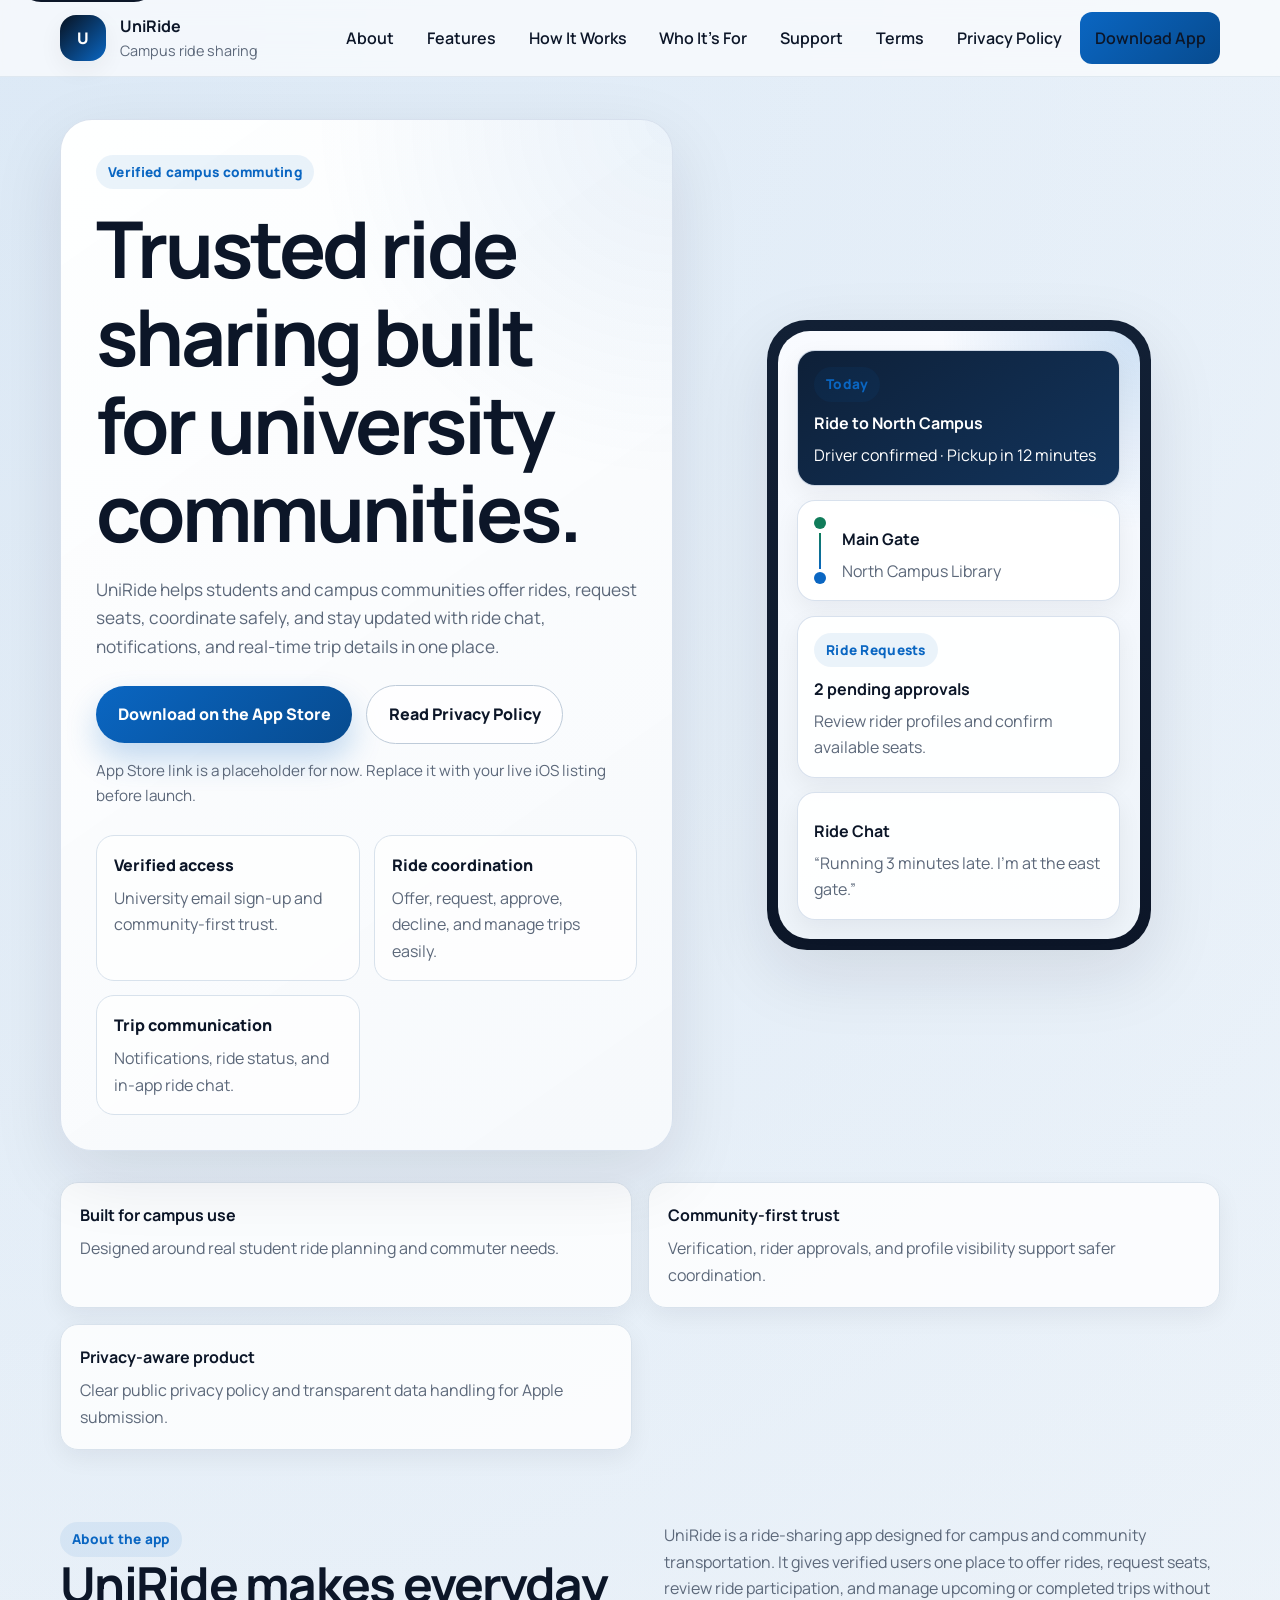
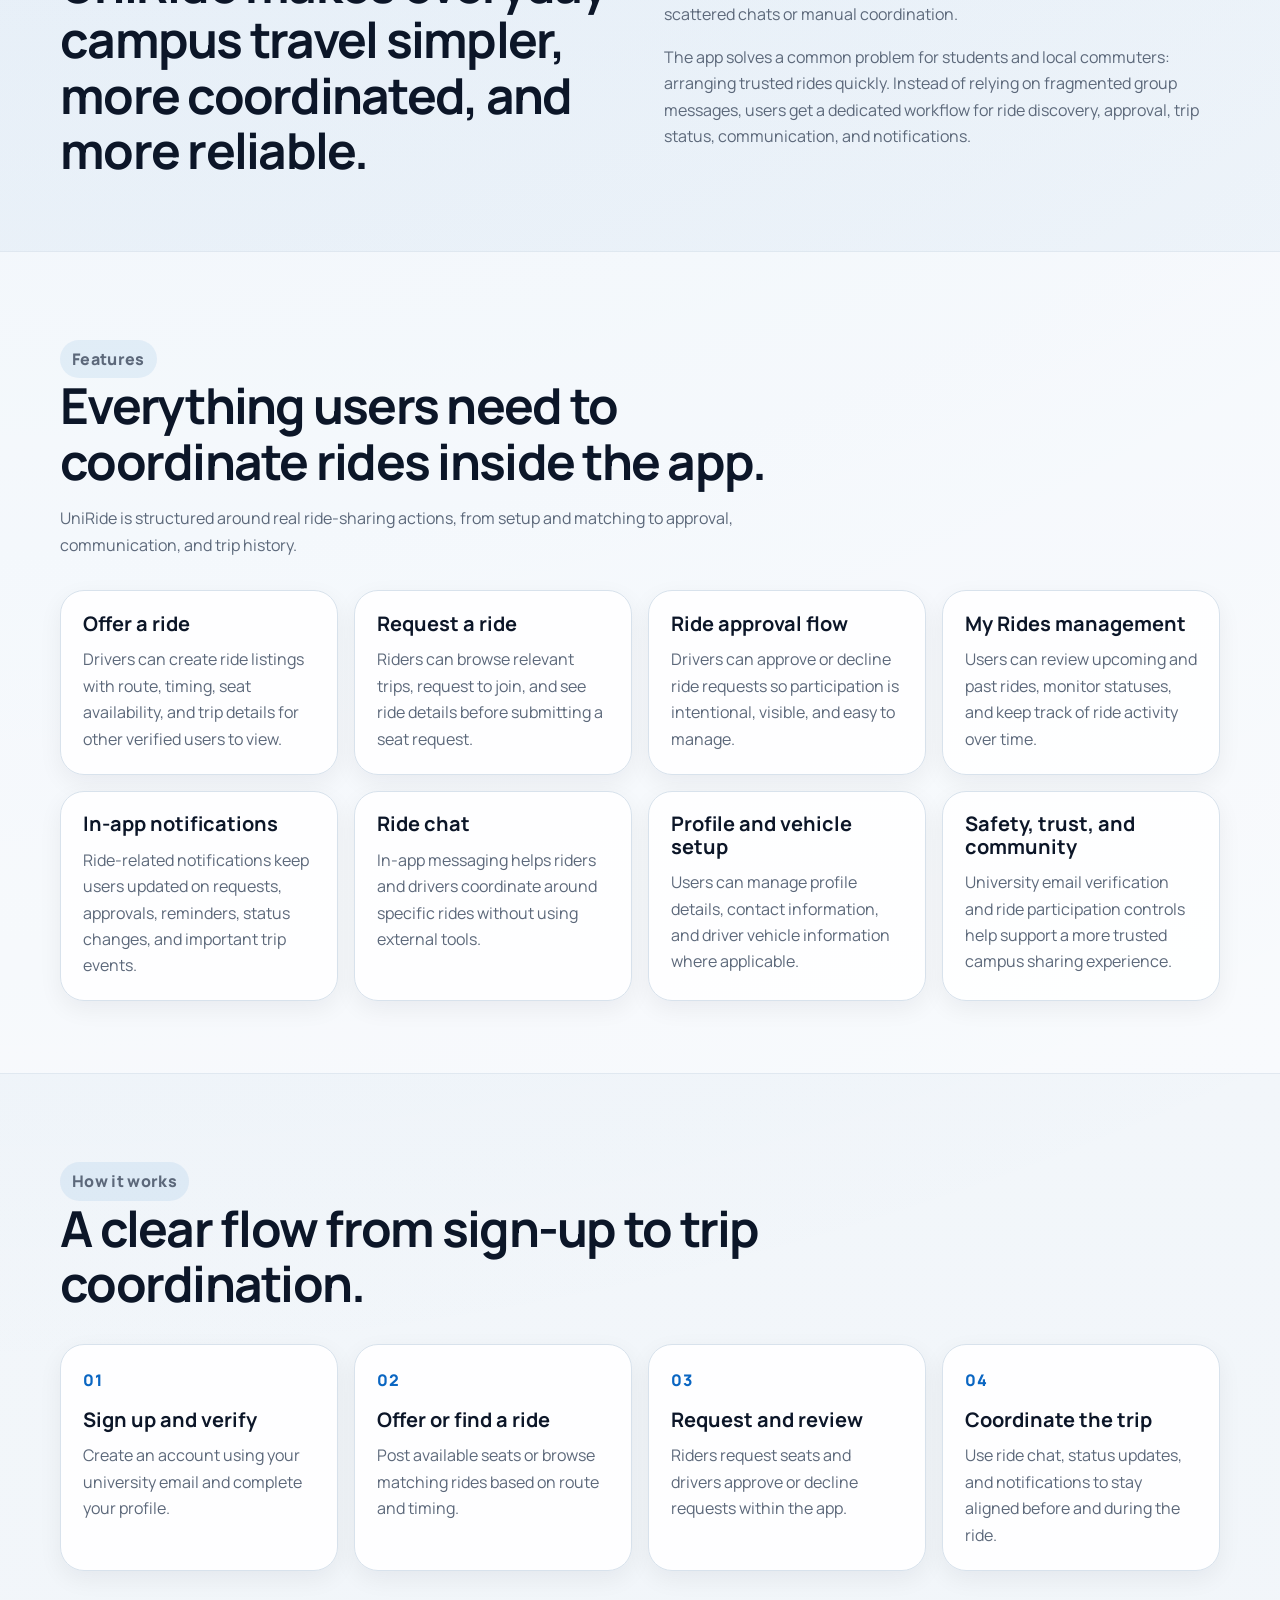
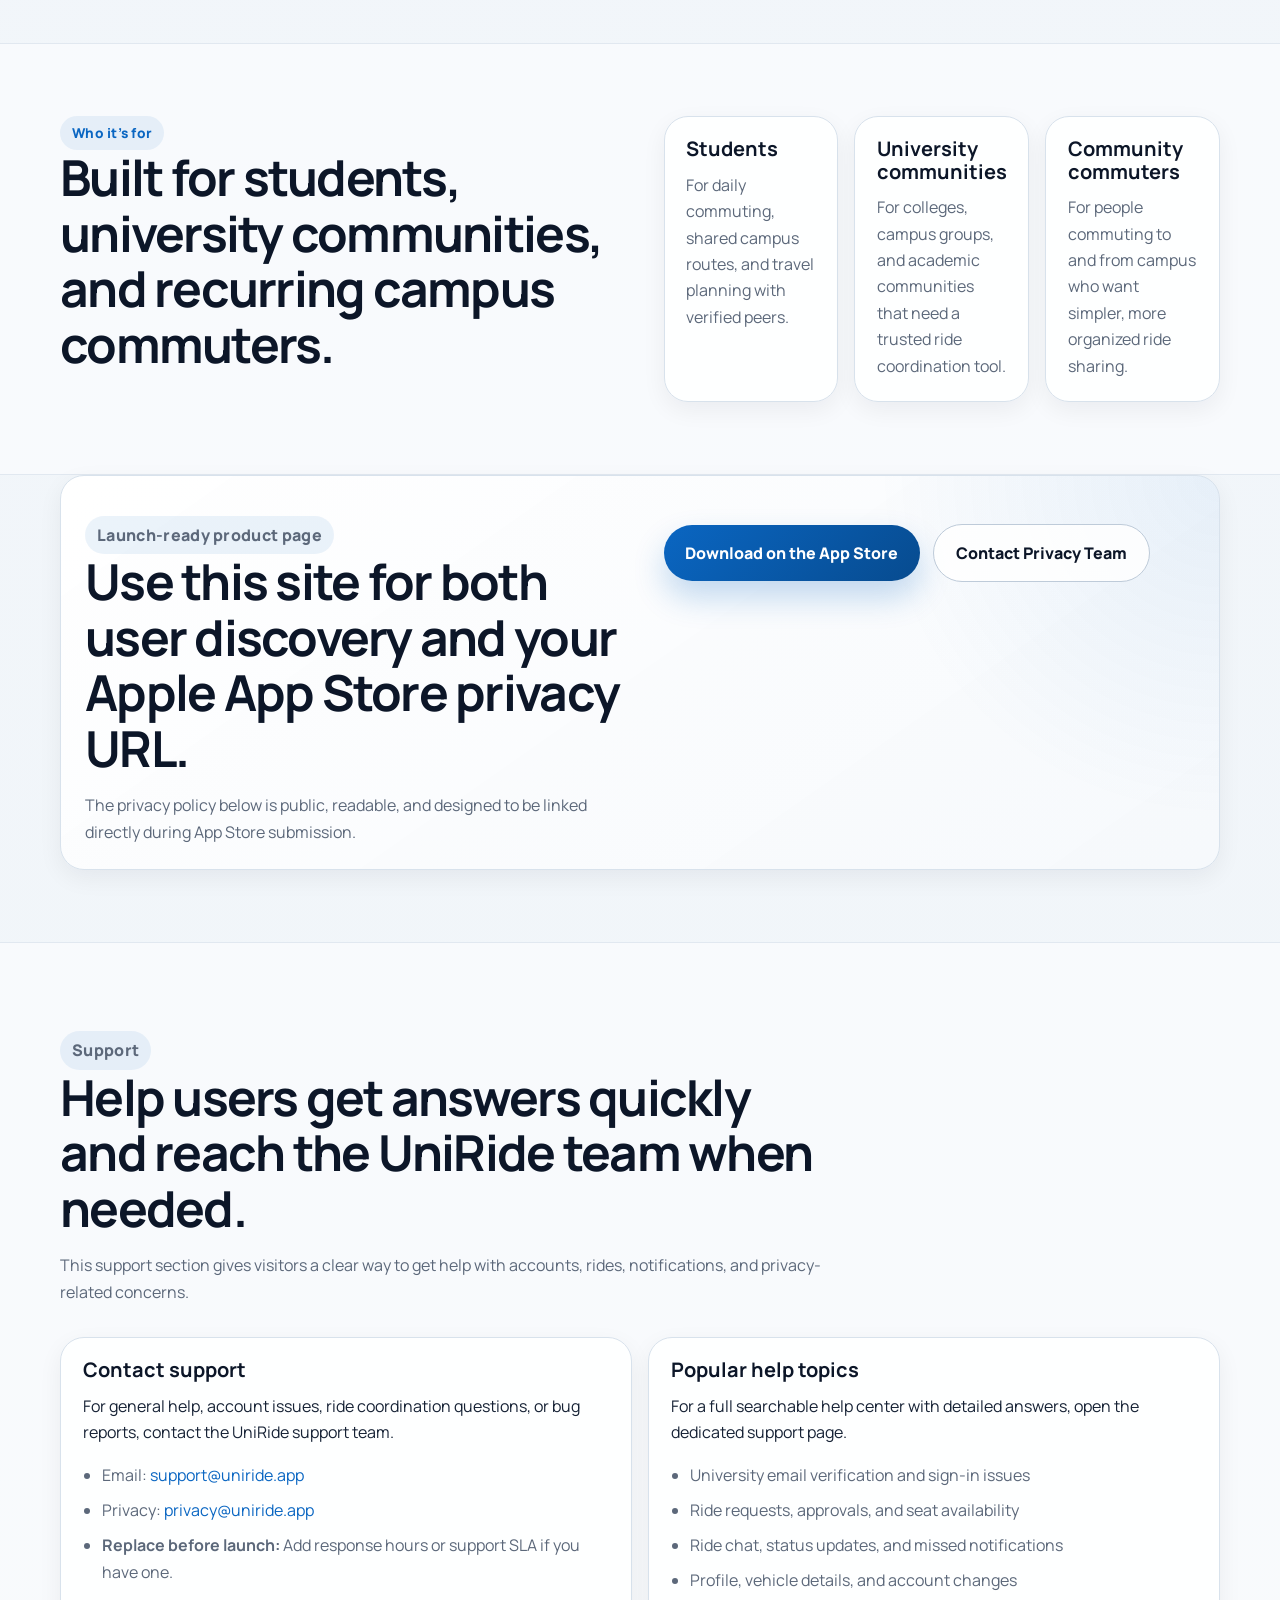
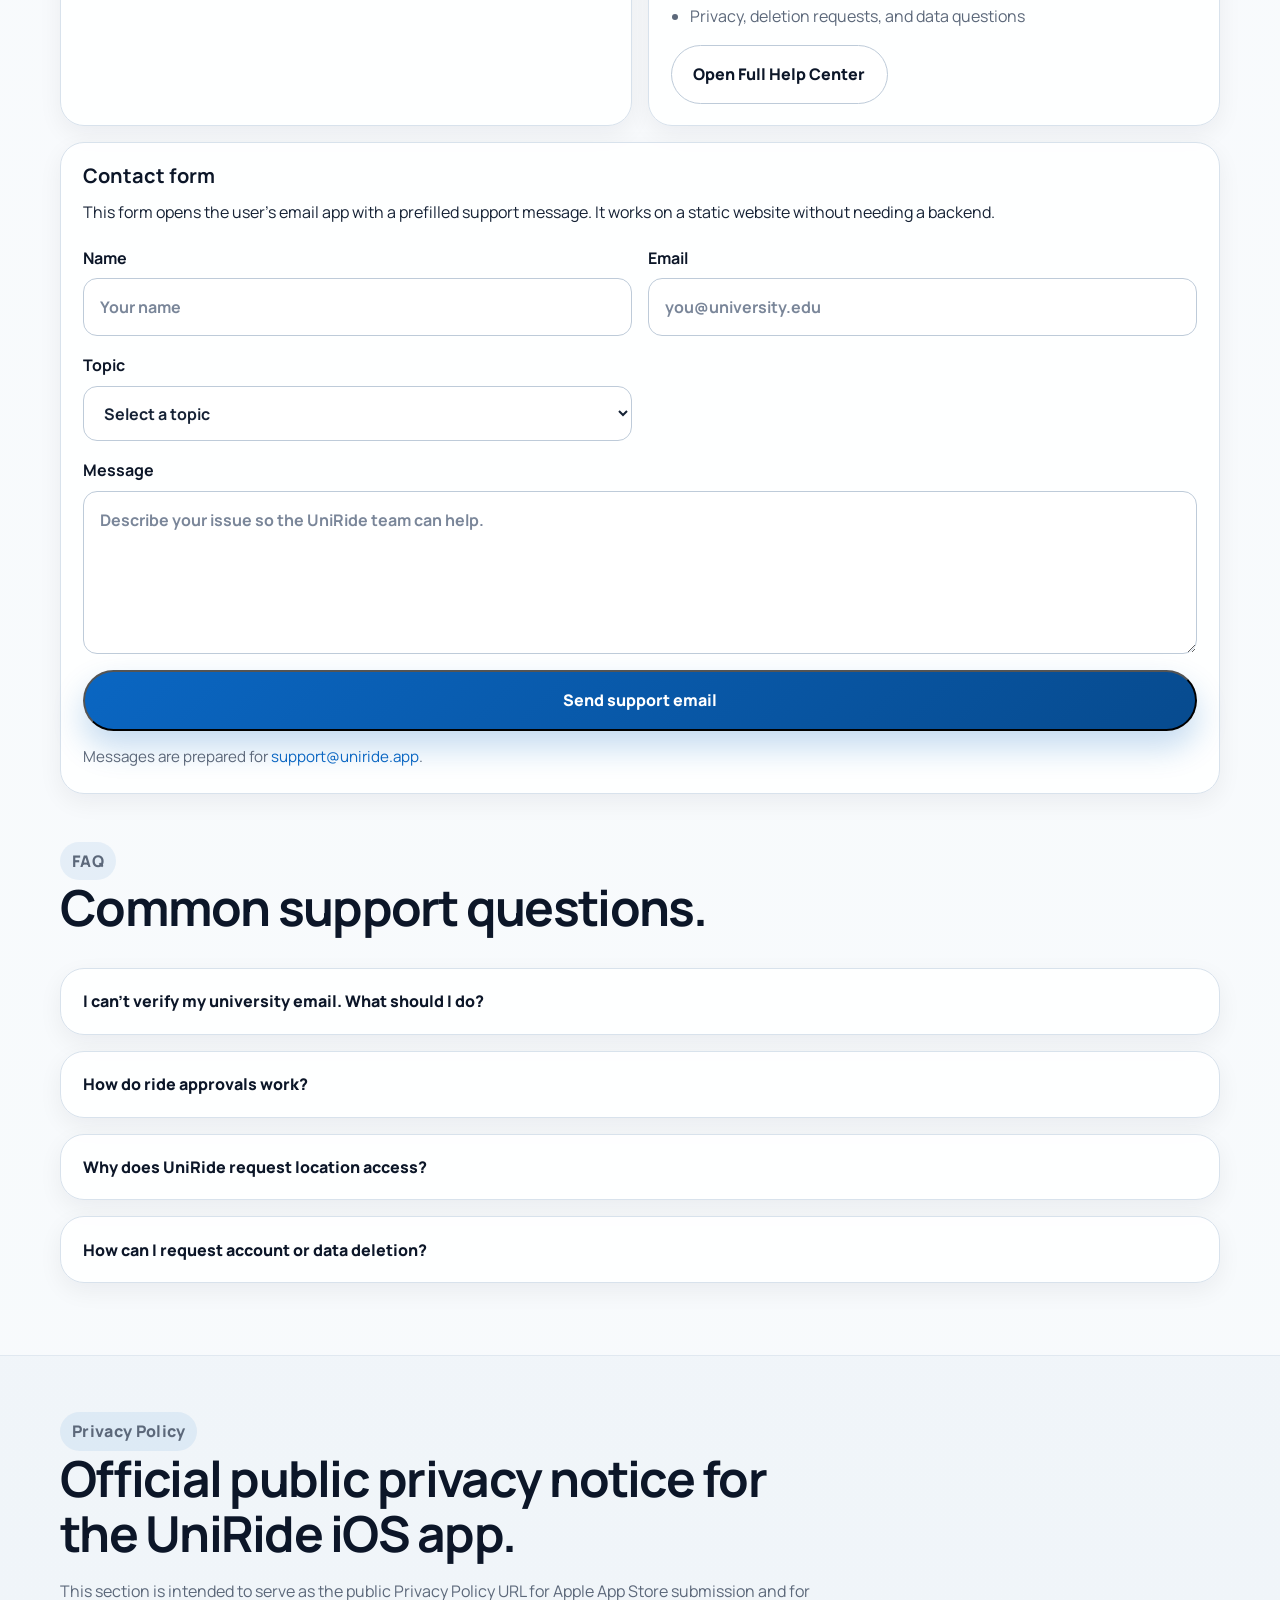
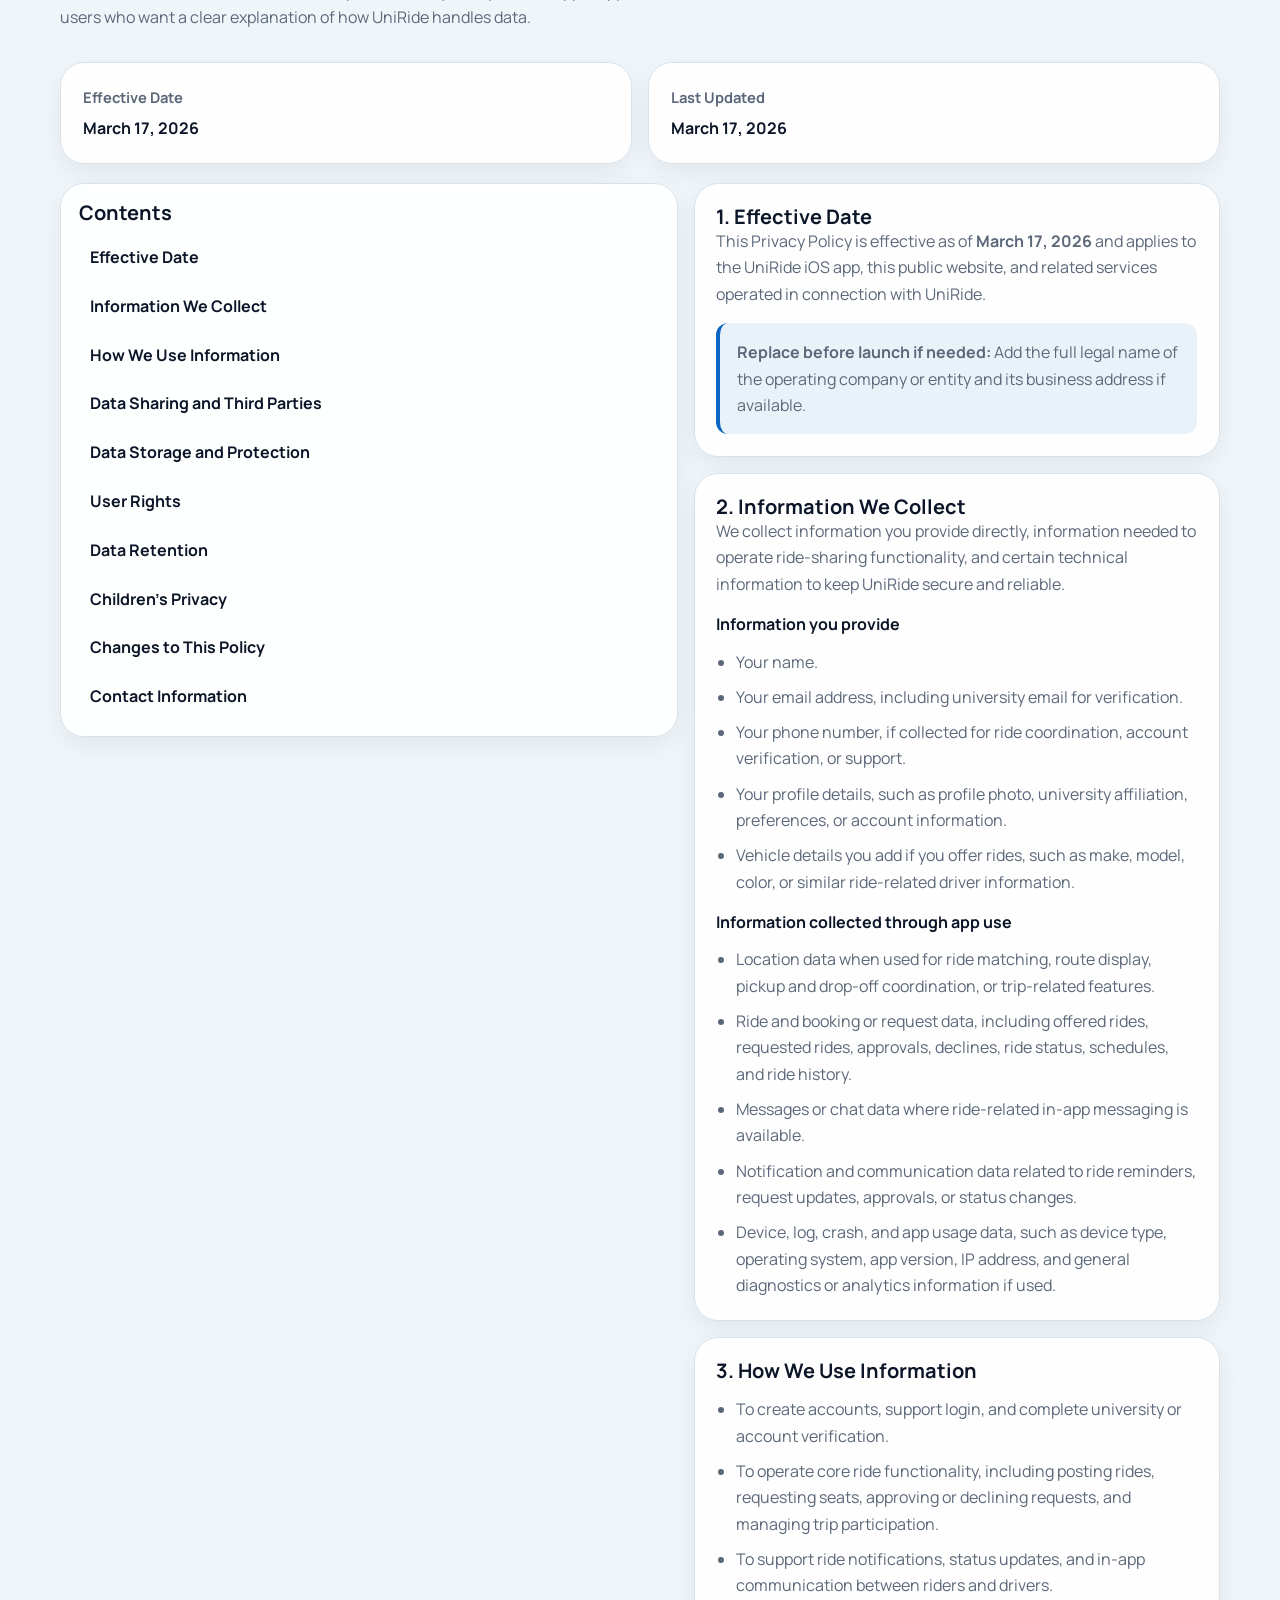
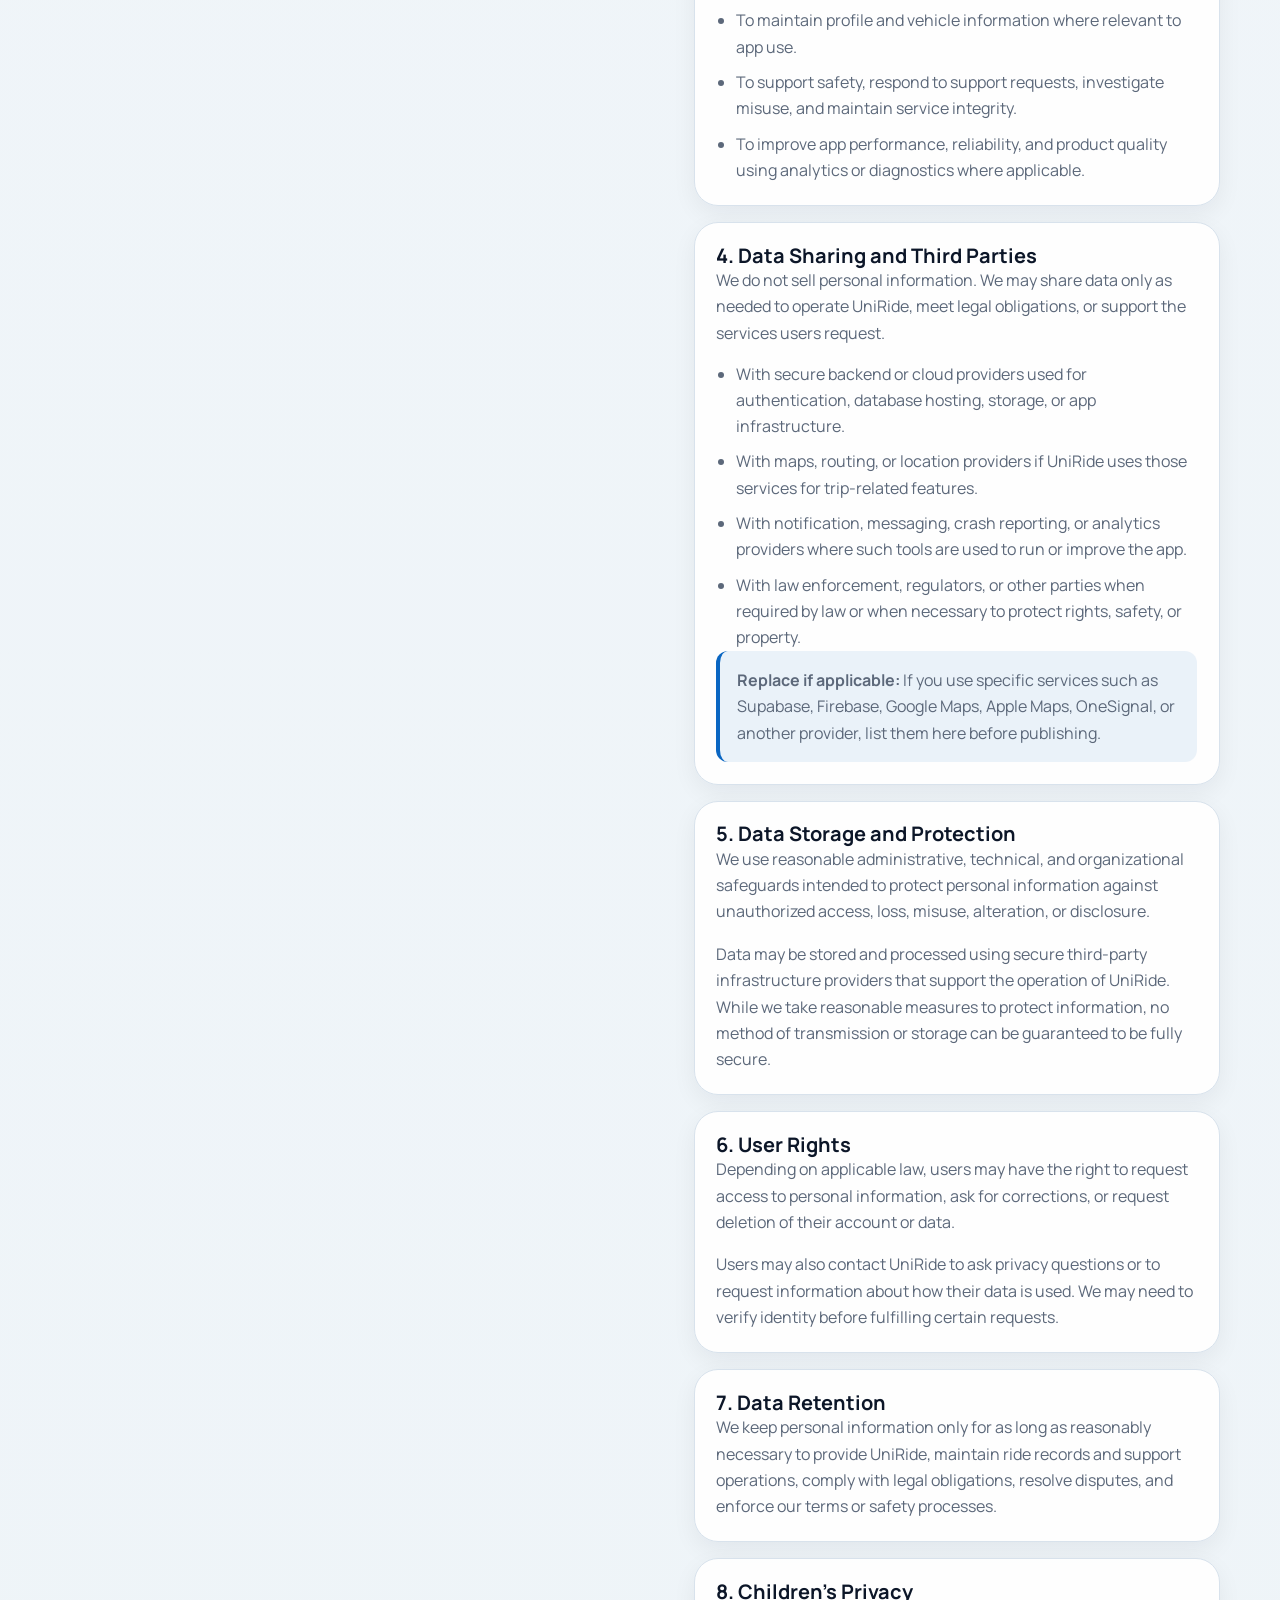
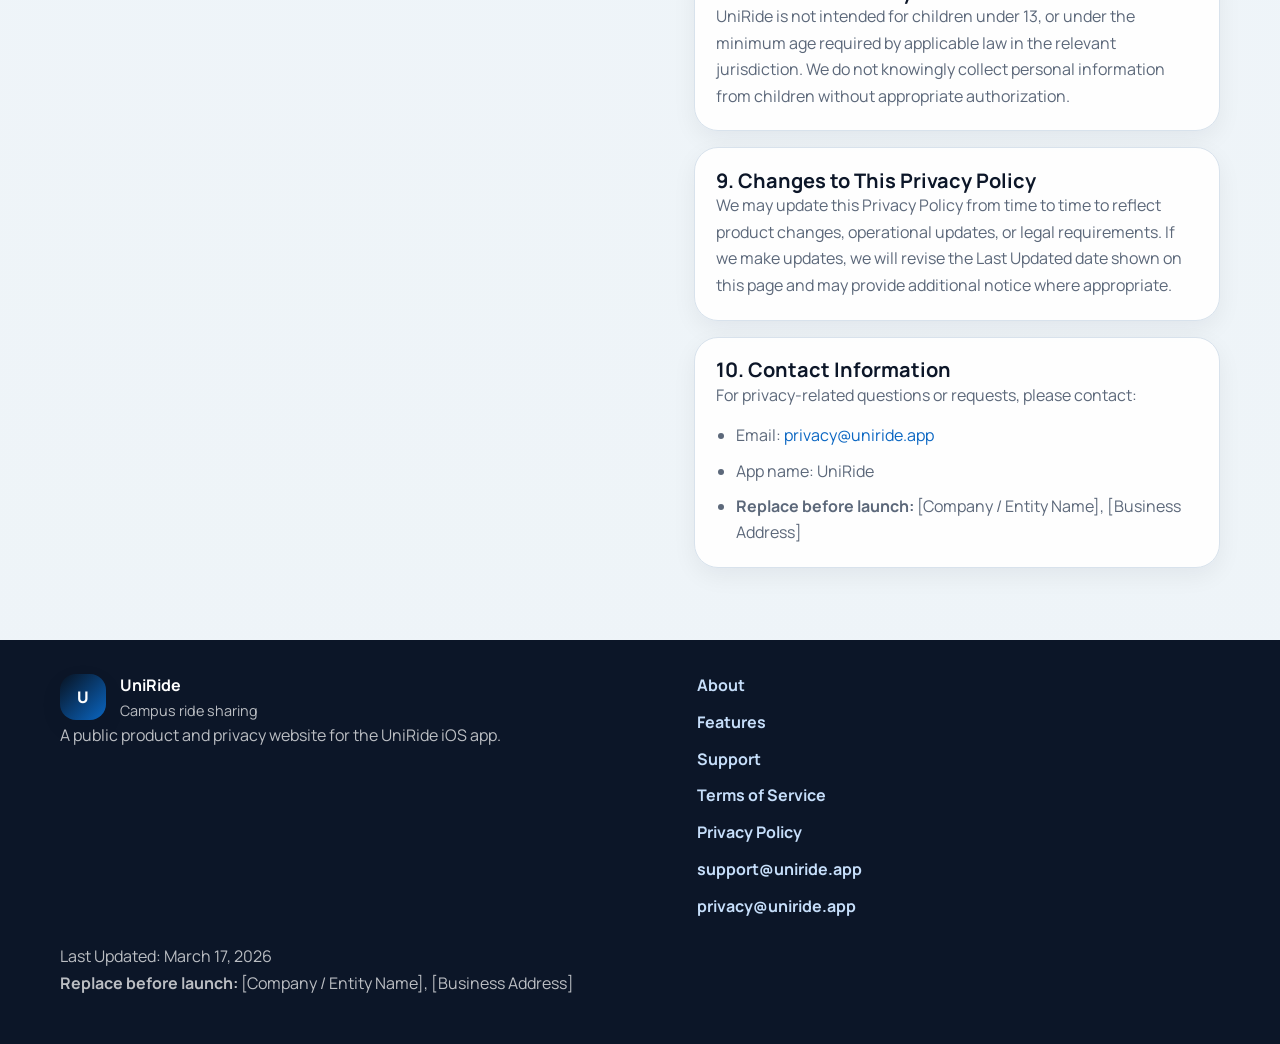
<file: index.html>
<!DOCTYPE html>
<html lang="en">
  <head>
    <meta charset="UTF-8" />
    <meta name="viewport" content="width=device-width, initial-scale=1.0" />
    <meta
      name="description"
      content="UniRide is a campus and community ride-sharing app for verified university users. Offer rides, request seats, manage trips, chat, and review the official privacy policy and terms of service."
    />
    <title>UniRide | Campus Ride Sharing</title>
    <link rel="preconnect" href="https://fonts.googleapis.com" />
    <link rel="preconnect" href="https://fonts.gstatic.com" crossorigin />
    <link
      href="https://fonts.googleapis.com/css2?family=Manrope:wght@400;500;600;700;800&display=swap"
      rel="stylesheet"
    />
    <link rel="stylesheet" href="style.css" />
  </head>
  <body>
    <a class="skip-link" href="#main-content">Skip to content</a>

    <header class="site-header" id="top">
      <div class="container nav-shell">
        <a class="brand" href="#top" aria-label="UniRide home">
          <span class="brand-mark" aria-hidden="true">U</span>
          <span class="brand-text">
            <strong>UniRide</strong>
            <span>Campus ride sharing</span>
          </span>
        </a>

        <button
          class="nav-toggle"
          type="button"
          aria-expanded="false"
          aria-controls="site-nav"
          aria-label="Open navigation menu"
        >
          <span></span>
          <span></span>
          <span></span>
        </button>

        <nav class="site-nav" id="site-nav" aria-label="Primary">
          <a href="#about">About</a>
          <a href="#features">Features</a>
          <a href="#how-it-works">How It Works</a>
          <a href="#who-its-for">Who It’s For</a>
          <a href="support.html">Support</a>
          <a href="terms.html">Terms</a>
          <a href="#privacy">Privacy Policy</a>
          <a class="nav-cta" href="https://example.com/uniride-app" target="_blank" rel="noopener noreferrer">
            Download App
          </a>
        </nav>
      </div>
    </header>

    <main id="main-content">
      <section class="hero-section">
        <div class="container hero-grid">
          <div class="hero-copy">
            <div class="eyebrow">Verified campus commuting</div>
            <h1>Trusted ride sharing built for university communities.</h1>
            <p class="hero-text">
              UniRide helps students and campus communities offer rides, request
              seats, coordinate safely, and stay updated with ride chat,
              notifications, and real-time trip details in one place.
            </p>
            <div class="hero-actions">
              <a class="button button-primary" href="https://example.com/uniride-app" target="_blank" rel="noopener noreferrer">
                Download on the App Store
              </a>
              <a class="button button-secondary" href="#privacy">
                Read Privacy Policy
              </a>
            </div>
            <p class="hero-note">
              App Store link is a placeholder for now. Replace it with your live
              iOS listing before launch.
            </p>

            <dl class="hero-stats" aria-label="UniRide highlights">
              <div>
                <dt>Verified access</dt>
                <dd>University email sign-up and community-first trust.</dd>
              </div>
              <div>
                <dt>Ride coordination</dt>
                <dd>Offer, request, approve, decline, and manage trips easily.</dd>
              </div>
              <div>
                <dt>Trip communication</dt>
                <dd>Notifications, ride status, and in-app ride chat.</dd>
              </div>
            </dl>
          </div>

          <div class="hero-visual" aria-hidden="true">
            <div class="phone-frame">
              <div class="phone-screen">
                <div class="app-card app-card-top">
                  <span class="app-pill">Today</span>
                  <strong>Ride to North Campus</strong>
                  <p>Driver confirmed · Pickup in 12 minutes</p>
                </div>

                <div class="route-card">
                  <div class="route-points">
                    <span class="point point-start"></span>
                    <span class="route-line"></span>
                    <span class="point point-end"></span>
                  </div>
                  <div class="route-text">
                    <strong>Main Gate</strong>
                    <span>North Campus Library</span>
                  </div>
                </div>

                <div class="app-card">
                  <span class="app-tag">Ride Requests</span>
                  <strong>2 pending approvals</strong>
                  <p>Review rider profiles and confirm available seats.</p>
                </div>

                <div class="chat-preview">
                  <strong>Ride Chat</strong>
                  <p>“Running 3 minutes late. I’m at the east gate.”</p>
                </div>
              </div>
            </div>
          </div>
        </div>
      </section>

      <section class="trust-strip" aria-label="Key UniRide value points">
        <div class="container trust-grid">
          <div>
            <strong>Built for campus use</strong>
            <p>Designed around real student ride planning and commuter needs.</p>
          </div>
          <div>
            <strong>Community-first trust</strong>
            <p>Verification, rider approvals, and profile visibility support safer coordination.</p>
          </div>
          <div>
            <strong>Privacy-aware product</strong>
            <p>Clear public privacy policy and transparent data handling for Apple submission.</p>
          </div>
        </div>
      </section>

      <section class="section" id="about">
        <div class="container section-grid about-grid">
          <div>
            <p class="section-label">About the app</p>
            <h2>UniRide makes everyday campus travel simpler, more coordinated, and more reliable.</h2>
          </div>
          <div class="section-copy">
            <p>
              UniRide is a ride-sharing app designed for campus and community
              transportation. It gives verified users one place to offer rides,
              request seats, review ride participation, and manage upcoming or
              completed trips without scattered chats or manual coordination.
            </p>
            <p>
              The app solves a common problem for students and local commuters:
              arranging trusted rides quickly. Instead of relying on fragmented
              group messages, users get a dedicated workflow for ride discovery,
              approval, trip status, communication, and notifications.
            </p>
          </div>
        </div>
      </section>

      <section class="section section-alt" id="features">
        <div class="container">
          <div class="section-heading">
            <p class="section-label">Features</p>
            <h2>Everything users need to coordinate rides inside the app.</h2>
            <p>
              UniRide is structured around real ride-sharing actions, from setup
              and matching to approval, communication, and trip history.
            </p>
          </div>

          <div class="feature-grid">
            <article class="feature-card">
              <h3>Offer a ride</h3>
              <p>
                Drivers can create ride listings with route, timing, seat
                availability, and trip details for other verified users to view.
              </p>
            </article>
            <article class="feature-card">
              <h3>Request a ride</h3>
              <p>
                Riders can browse relevant trips, request to join, and see ride
                details before submitting a seat request.
              </p>
            </article>
            <article class="feature-card">
              <h3>Ride approval flow</h3>
              <p>
                Drivers can approve or decline ride requests so participation is
                intentional, visible, and easy to manage.
              </p>
            </article>
            <article class="feature-card">
              <h3>My Rides management</h3>
              <p>
                Users can review upcoming and past rides, monitor statuses, and
                keep track of ride activity over time.
              </p>
            </article>
            <article class="feature-card">
              <h3>In-app notifications</h3>
              <p>
                Ride-related notifications keep users updated on requests,
                approvals, reminders, status changes, and important trip events.
              </p>
            </article>
            <article class="feature-card">
              <h3>Ride chat</h3>
              <p>
                In-app messaging helps riders and drivers coordinate around
                specific rides without using external tools.
              </p>
            </article>
            <article class="feature-card">
              <h3>Profile and vehicle setup</h3>
              <p>
                Users can manage profile details, contact information, and driver
                vehicle information where applicable.
              </p>
            </article>
            <article class="feature-card">
              <h3>Safety, trust, and community</h3>
              <p>
                University email verification and ride participation controls help
                support a more trusted campus sharing experience.
              </p>
            </article>
          </div>
        </div>
      </section>

      <section class="section" id="how-it-works">
        <div class="container">
          <div class="section-heading">
            <p class="section-label">How it works</p>
            <h2>A clear flow from sign-up to trip coordination.</h2>
          </div>

          <div class="steps-grid">
            <article class="step-card">
              <span class="step-number">01</span>
              <h3>Sign up and verify</h3>
              <p>Create an account using your university email and complete your profile.</p>
            </article>
            <article class="step-card">
              <span class="step-number">02</span>
              <h3>Offer or find a ride</h3>
              <p>Post available seats or browse matching rides based on route and timing.</p>
            </article>
            <article class="step-card">
              <span class="step-number">03</span>
              <h3>Request and review</h3>
              <p>Riders request seats and drivers approve or decline requests within the app.</p>
            </article>
            <article class="step-card">
              <span class="step-number">04</span>
              <h3>Coordinate the trip</h3>
              <p>Use ride chat, status updates, and notifications to stay aligned before and during the ride.</p>
            </article>
          </div>
        </div>
      </section>

      <section class="section section-alt" id="who-its-for">
        <div class="container section-grid audience-grid">
          <div>
            <p class="section-label">Who it’s for</p>
            <h2>Built for students, university communities, and recurring campus commuters.</h2>
          </div>
          <div class="audience-list">
            <article>
              <h3>Students</h3>
              <p>For daily commuting, shared campus routes, and travel planning with verified peers.</p>
            </article>
            <article>
              <h3>University communities</h3>
              <p>For colleges, campus groups, and academic communities that need a trusted ride coordination tool.</p>
            </article>
            <article>
              <h3>Community commuters</h3>
              <p>For people commuting to and from campus who want simpler, more organized ride sharing.</p>
            </article>
          </div>
        </div>
      </section>

      <section class="section cta-section">
        <div class="container cta-panel">
          <div>
            <p class="section-label">Launch-ready product page</p>
            <h2>Use this site for both user discovery and your Apple App Store privacy URL.</h2>
            <p>
              The privacy policy below is public, readable, and designed to be
              linked directly during App Store submission.
            </p>
          </div>
          <div class="cta-actions">
            <a class="button button-primary" href="https://example.com/uniride-app" target="_blank" rel="noopener noreferrer">
              Download on the App Store
            </a>
            <a class="button button-secondary" href="mailto:privacy@uniride.app">
              Contact Privacy Team
            </a>
          </div>
        </div>
      </section>

      <section class="section section-alt support-section" id="support">
        <div class="container">
          <div class="section-heading">
            <p class="section-label">Support</p>
            <h2>Help users get answers quickly and reach the UniRide team when needed.</h2>
            <p>
              This support section gives visitors a clear way to get help with
              accounts, rides, notifications, and privacy-related concerns.
            </p>
          </div>

          <div class="support-grid">
            <article class="support-card">
              <h3>Contact support</h3>
              <p>
                For general help, account issues, ride coordination questions, or
                bug reports, contact the UniRide support team.
              </p>
              <ul class="support-list">
                <li>Email: <a href="mailto:support@uniride.app">support@uniride.app</a></li>
                <li>Privacy: <a href="mailto:privacy@uniride.app">privacy@uniride.app</a></li>
                <li><strong>Replace before launch:</strong> Add response hours or support SLA if you have one.</li>
              </ul>
            </article>

            <article class="support-card">
              <h3>Popular help topics</h3>
              <p>
                For a full searchable help center with detailed answers, open the
                dedicated support page.
              </p>
              <ul class="support-list">
                <li>University email verification and sign-in issues</li>
                <li>Ride requests, approvals, and seat availability</li>
                <li>Ride chat, status updates, and missed notifications</li>
                <li>Profile, vehicle details, and account changes</li>
                <li>Privacy, deletion requests, and data questions</li>
              </ul>
              <p class="support-card-action">
                <a class="button button-secondary" href="support.html">Open Full Help Center</a>
              </p>
            </article>

            <article class="support-card support-card-wide">
              <h3>Contact form</h3>
              <p>
                This form opens the user’s email app with a prefilled support
                message. It works on a static website without needing a backend.
              </p>
              <form class="support-form" id="support-form">
                <label>
                  Name
                  <input type="text" name="name" placeholder="Your name" />
                </label>
                <label>
                  Email
                  <input type="email" name="email" placeholder="you@university.edu" required />
                </label>
                <label>
                  Topic
                  <select name="topic" required>
                    <option value="">Select a topic</option>
                    <option value="Account access">Account access</option>
                    <option value="Ride issue">Ride issue</option>
                    <option value="Notifications">Notifications</option>
                    <option value="Profile or vehicle details">Profile or vehicle details</option>
                    <option value="Privacy request">Privacy request</option>
                    <option value="Bug report">Bug report</option>
                  </select>
                </label>
                <label class="support-form-full">
                  Message
                  <textarea
                    name="message"
                    rows="5"
                    placeholder="Describe your issue so the UniRide team can help."
                    required
                  ></textarea>
                </label>
                <div class="support-form-actions support-form-full">
                  <button class="button button-primary" type="submit">Send support email</button>
                  <p class="support-form-note" id="support-form-note">
                    Messages are prepared for <a href="mailto:support@uniride.app">support@uniride.app</a>.
                  </p>
                </div>
              </form>
            </article>
          </div>

          <div class="faq-block">
            <div class="section-heading">
              <p class="section-label">FAQ</p>
              <h2>Common support questions.</h2>
            </div>

            <div class="faq-list">
              <details class="faq-item">
                <summary>I can’t verify my university email. What should I do?</summary>
                <p>
                  Make sure you used your valid university email address and check
                  your inbox or spam folder for the verification message. If the
                  email still does not arrive, contact support with your university
                  domain and the address you tried to use.
                </p>
              </details>
              <details class="faq-item">
                <summary>How do ride approvals work?</summary>
                <p>
                  When a rider requests a seat, the driver can review the request
                  and approve or decline it inside the app. Approved riders should
                  receive updated ride details and relevant notifications.
                </p>
              </details>
              <details class="faq-item">
                <summary>Why does UniRide request location access?</summary>
                <p>
                  Location may be used for ride matching, route display, pickup
                  and drop-off coordination, and other trip-related features. If a
                  user disables location permissions, some parts of the app may
                  not work fully.
                </p>
              </details>
              <details class="faq-item">
                <summary>How can I request account or data deletion?</summary>
                <p>
                  Users can contact <a href="mailto:privacy@uniride.app">privacy@uniride.app</a>
                  to request access, correction, or deletion of their personal
                  data, subject to applicable law and verification requirements.
                </p>
              </details>
            </div>
          </div>
        </div>
      </section>

      <section class="section privacy-section" id="privacy">
        <div class="container">
          <div class="section-heading">
            <p class="section-label">Privacy Policy</p>
            <h2>Official public privacy notice for the UniRide iOS app.</h2>
            <p>
              This section is intended to serve as the public Privacy Policy URL
              for Apple App Store submission and for users who want a clear
              explanation of how UniRide handles data.
            </p>
          </div>

          <div class="policy-meta" aria-label="Privacy policy metadata">
            <div class="policy-meta-card">
              <span>Effective Date</span>
              <strong>March 17, 2026</strong>
            </div>
            <div class="policy-meta-card">
              <span>Last Updated</span>
              <strong>March 17, 2026</strong>
            </div>
          </div>

          <div class="policy-layout">
            <aside class="policy-nav" aria-label="Privacy policy contents">
              <h3>Contents</h3>
              <a href="#policy-effective-date">Effective Date</a>
              <a href="#policy-information">Information We Collect</a>
              <a href="#policy-use">How We Use Information</a>
              <a href="#policy-sharing">Data Sharing and Third Parties</a>
              <a href="#policy-storage">Data Storage and Protection</a>
              <a href="#policy-rights">User Rights</a>
              <a href="#policy-retention">Data Retention</a>
              <a href="#policy-children">Children’s Privacy</a>
              <a href="#policy-changes">Changes to This Policy</a>
              <a href="#policy-contact">Contact Information</a>
            </aside>

            <div class="policy-content">
              <article class="policy-card" id="policy-effective-date">
                <h3>1. Effective Date</h3>
                <p>
                  This Privacy Policy is effective as of <strong>March 17, 2026</strong>
                  and applies to the UniRide iOS app, this public website, and
                  related services operated in connection with UniRide.
                </p>
                <p class="policy-note">
                  <strong>Replace before launch if needed:</strong> Add the full legal
                  name of the operating company or entity and its business address if available.
                </p>
              </article>

              <article class="policy-card" id="policy-information">
                <h3>2. Information We Collect</h3>
                <p>
                  We collect information you provide directly, information needed
                  to operate ride-sharing functionality, and certain technical
                  information to keep UniRide secure and reliable.
                </p>
                <h4>Information you provide</h4>
                <ul>
                  <li>Your name.</li>
                  <li>Your email address, including university email for verification.</li>
                  <li>Your phone number, if collected for ride coordination, account verification, or support.</li>
                  <li>Your profile details, such as profile photo, university affiliation, preferences, or account information.</li>
                  <li>Vehicle details you add if you offer rides, such as make, model, color, or similar ride-related driver information.</li>
                </ul>
                <h4>Information collected through app use</h4>
                <ul>
                  <li>Location data when used for ride matching, route display, pickup and drop-off coordination, or trip-related features.</li>
                  <li>Ride and booking or request data, including offered rides, requested rides, approvals, declines, ride status, schedules, and ride history.</li>
                  <li>Messages or chat data where ride-related in-app messaging is available.</li>
                  <li>Notification and communication data related to ride reminders, request updates, approvals, or status changes.</li>
                  <li>Device, log, crash, and app usage data, such as device type, operating system, app version, IP address, and general diagnostics or analytics information if used.</li>
                </ul>
              </article>

              <article class="policy-card" id="policy-use">
                <h3>3. How We Use Information</h3>
                <ul>
                  <li>To create accounts, support login, and complete university or account verification.</li>
                  <li>To operate core ride functionality, including posting rides, requesting seats, approving or declining requests, and managing trip participation.</li>
                  <li>To support ride notifications, status updates, and in-app communication between riders and drivers.</li>
                  <li>To maintain profile and vehicle information where relevant to app use.</li>
                  <li>To support safety, respond to support requests, investigate misuse, and maintain service integrity.</li>
                  <li>To improve app performance, reliability, and product quality using analytics or diagnostics where applicable.</li>
                </ul>
              </article>

              <article class="policy-card" id="policy-sharing">
                <h3>4. Data Sharing and Third Parties</h3>
                <p>
                  We do not sell personal information. We may share data only as
                  needed to operate UniRide, meet legal obligations, or support
                  the services users request.
                </p>
                <ul>
                  <li>With secure backend or cloud providers used for authentication, database hosting, storage, or app infrastructure.</li>
                  <li>With maps, routing, or location providers if UniRide uses those services for trip-related features.</li>
                  <li>With notification, messaging, crash reporting, or analytics providers where such tools are used to run or improve the app.</li>
                  <li>With law enforcement, regulators, or other parties when required by law or when necessary to protect rights, safety, or property.</li>
                </ul>
                <p class="policy-note">
                  <strong>Replace if applicable:</strong> If you use specific services
                  such as Supabase, Firebase, Google Maps, Apple Maps, OneSignal,
                  or another provider, list them here before publishing.
                </p>
              </article>

              <article class="policy-card" id="policy-storage">
                <h3>5. Data Storage and Protection</h3>
                <p>
                  We use reasonable administrative, technical, and organizational
                  safeguards intended to protect personal information against
                  unauthorized access, loss, misuse, alteration, or disclosure.
                </p>
                <p>
                  Data may be stored and processed using secure third-party
                  infrastructure providers that support the operation of UniRide.
                  While we take reasonable measures to protect information, no
                  method of transmission or storage can be guaranteed to be fully secure.
                </p>
              </article>

              <article class="policy-card" id="policy-rights">
                <h3>6. User Rights</h3>
                <p>
                  Depending on applicable law, users may have the right to request
                  access to personal information, ask for corrections, or request
                  deletion of their account or data.
                </p>
                <p>
                  Users may also contact UniRide to ask privacy questions or to
                  request information about how their data is used. We may need to
                  verify identity before fulfilling certain requests.
                </p>
              </article>

              <article class="policy-card" id="policy-retention">
                <h3>7. Data Retention</h3>
                <p>
                  We keep personal information only for as long as reasonably
                  necessary to provide UniRide, maintain ride records and support
                  operations, comply with legal obligations, resolve disputes, and
                  enforce our terms or safety processes.
                </p>
              </article>

              <article class="policy-card" id="policy-children">
                <h3>8. Children’s Privacy</h3>
                <p>
                  UniRide is not intended for children under 13, or under the
                  minimum age required by applicable law in the relevant
                  jurisdiction. We do not knowingly collect personal information
                  from children without appropriate authorization.
                </p>
              </article>

              <article class="policy-card" id="policy-changes">
                <h3>9. Changes to This Privacy Policy</h3>
                <p>
                  We may update this Privacy Policy from time to time to reflect
                  product changes, operational updates, or legal requirements. If
                  we make updates, we will revise the Last Updated date shown on
                  this page and may provide additional notice where appropriate.
                </p>
              </article>

              <article class="policy-card" id="policy-contact">
                <h3>10. Contact Information</h3>
                <p>
                  For privacy-related questions or requests, please contact:
                </p>
                <ul>
                  <li>Email: <a href="mailto:privacy@uniride.app">privacy@uniride.app</a></li>
                  <li>App name: UniRide</li>
                  <li><strong>Replace before launch:</strong> [Company / Entity Name], [Business Address]</li>
                </ul>
              </article>
            </div>
          </div>
        </div>
      </section>
    </main>

    <footer class="site-footer">
      <div class="container footer-grid">
        <div>
          <a class="brand footer-brand" href="#top" aria-label="UniRide home">
            <span class="brand-mark" aria-hidden="true">U</span>
            <span class="brand-text">
              <strong>UniRide</strong>
              <span>Campus ride sharing</span>
            </span>
          </a>
          <p class="footer-copy">
            A public product and privacy website for the UniRide iOS app.
          </p>
        </div>

        <div class="footer-links">
          <a href="#about">About</a>
          <a href="#features">Features</a>
          <a href="support.html">Support</a>
          <a href="terms.html">Terms of Service</a>
          <a href="#privacy">Privacy Policy</a>
          <a href="mailto:support@uniride.app">support@uniride.app</a>
          <a href="mailto:privacy@uniride.app">privacy@uniride.app</a>
        </div>

        <div class="footer-meta">
          <p>Last Updated: March 17, 2026</p>
          <p><strong>Replace before launch:</strong> [Company / Entity Name], [Business Address]</p>
        </div>
      </div>
    </footer>

    <script src="script.js"></script>
  </body>
</html>
</file>
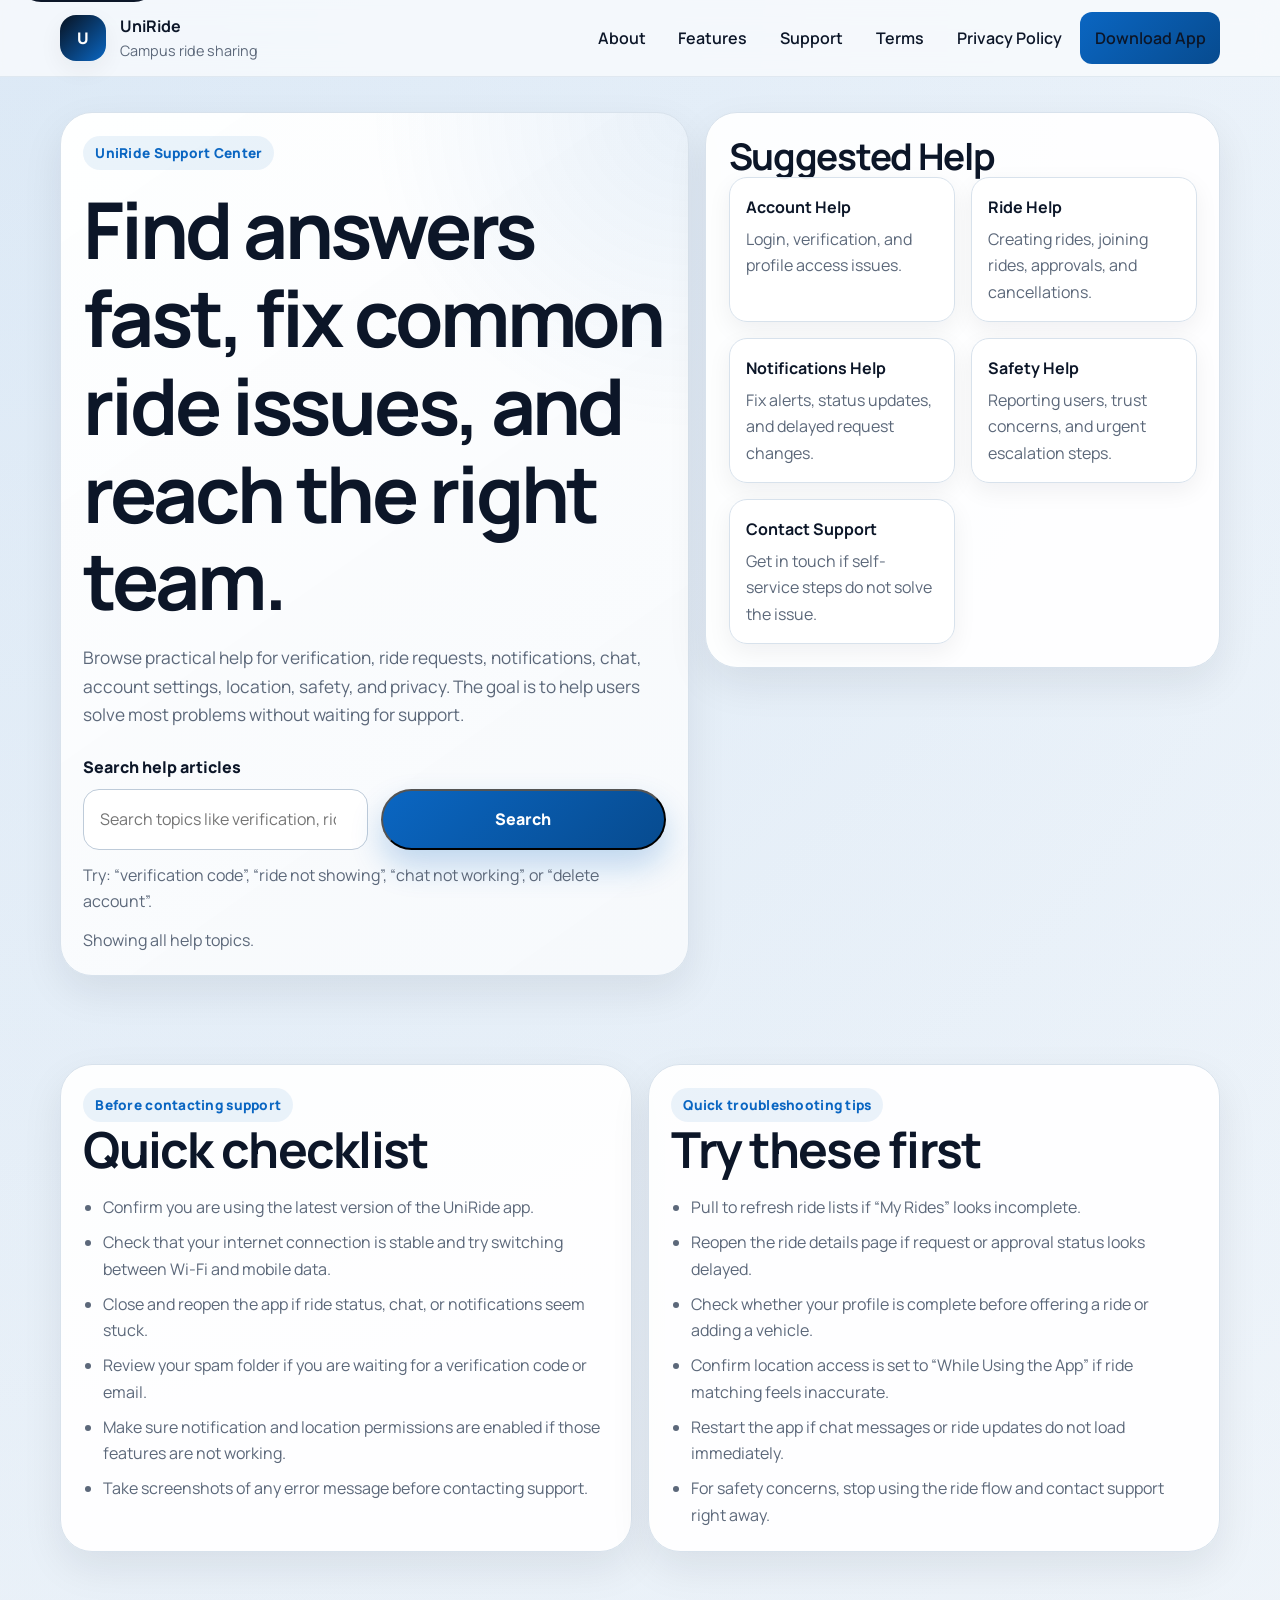
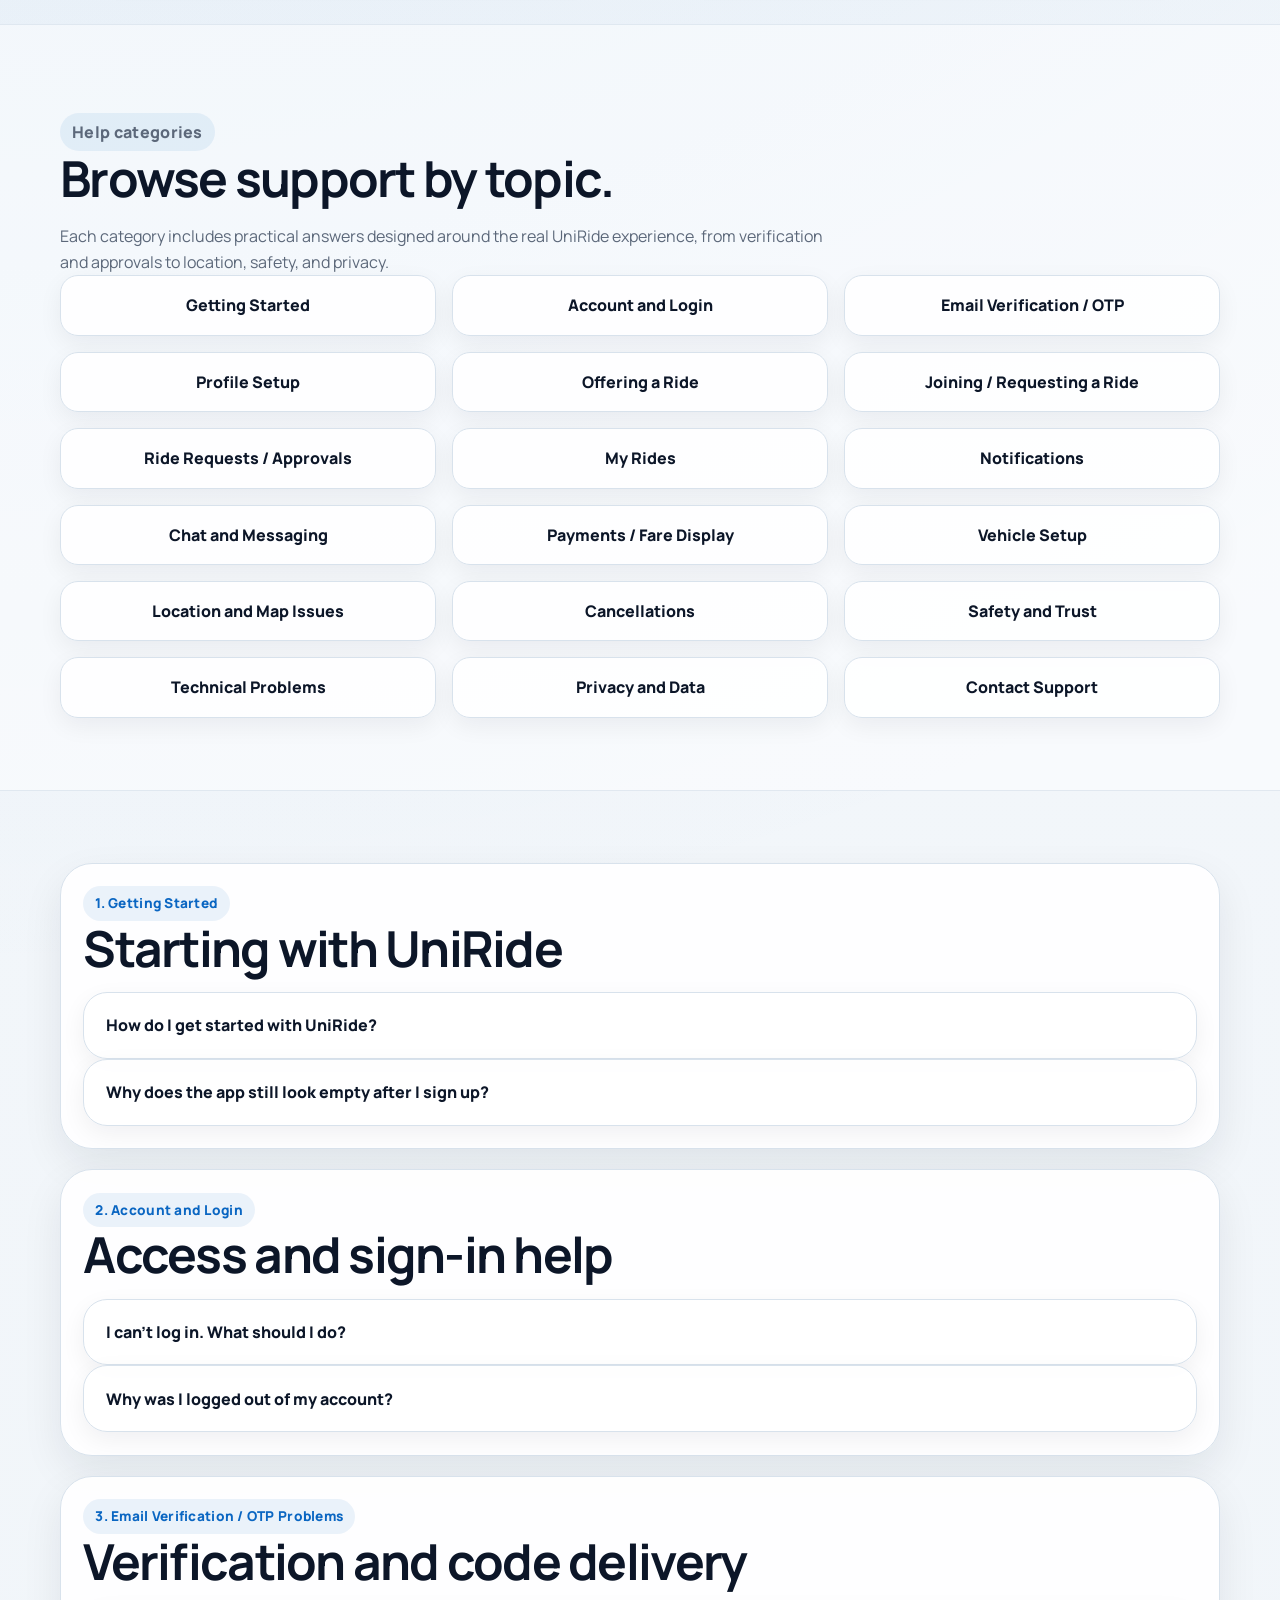
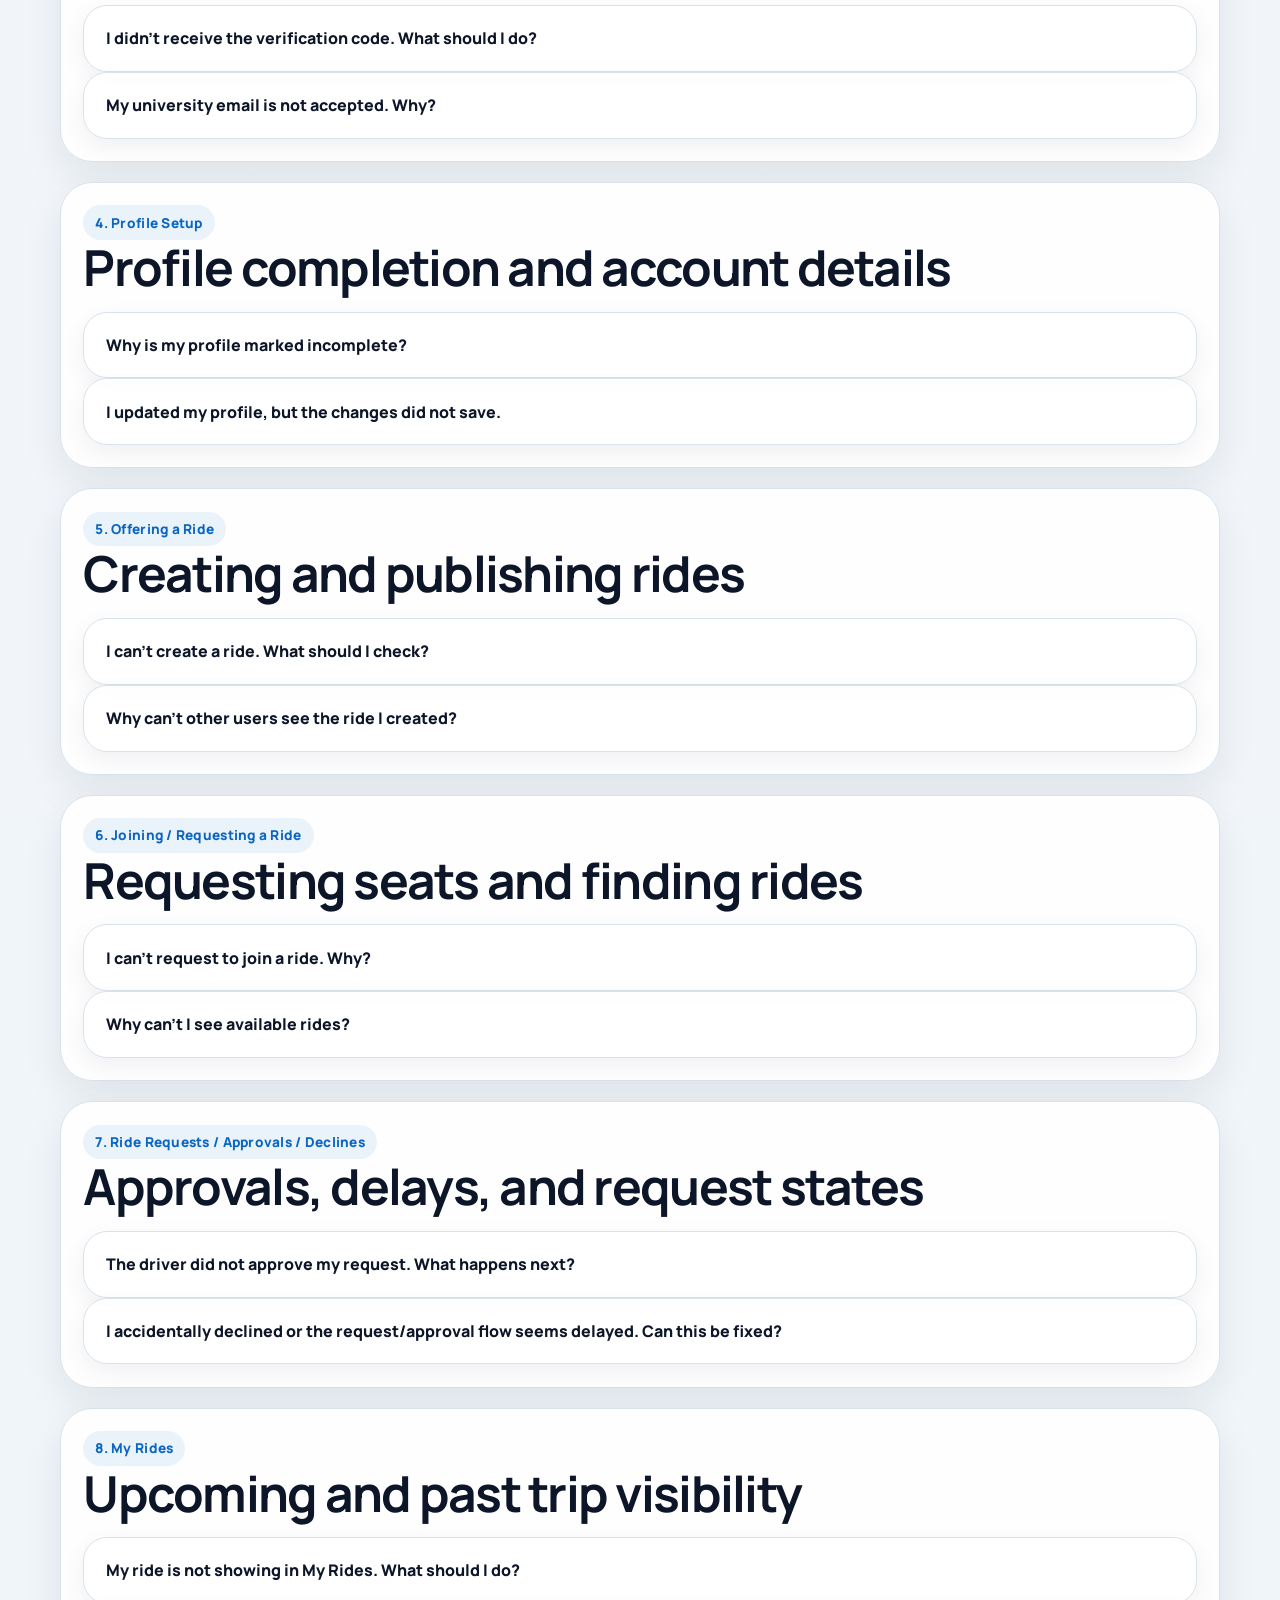
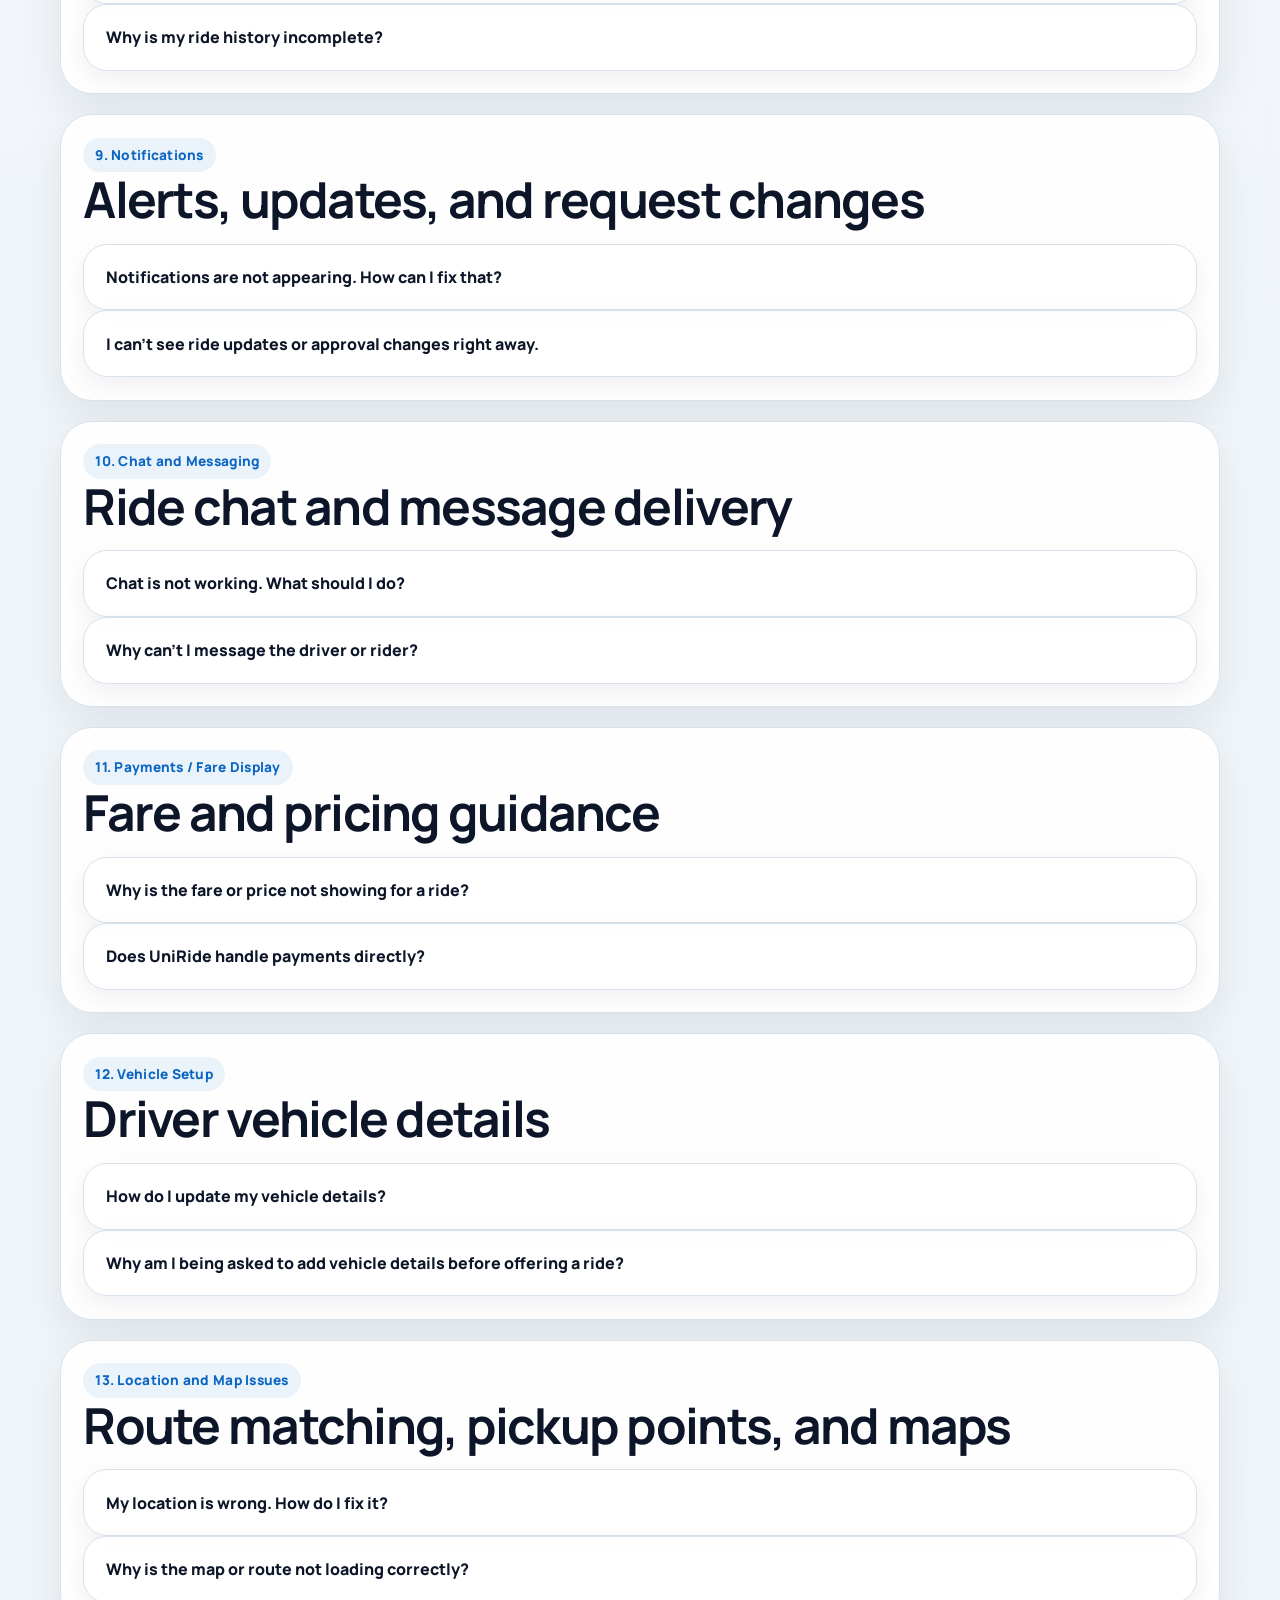
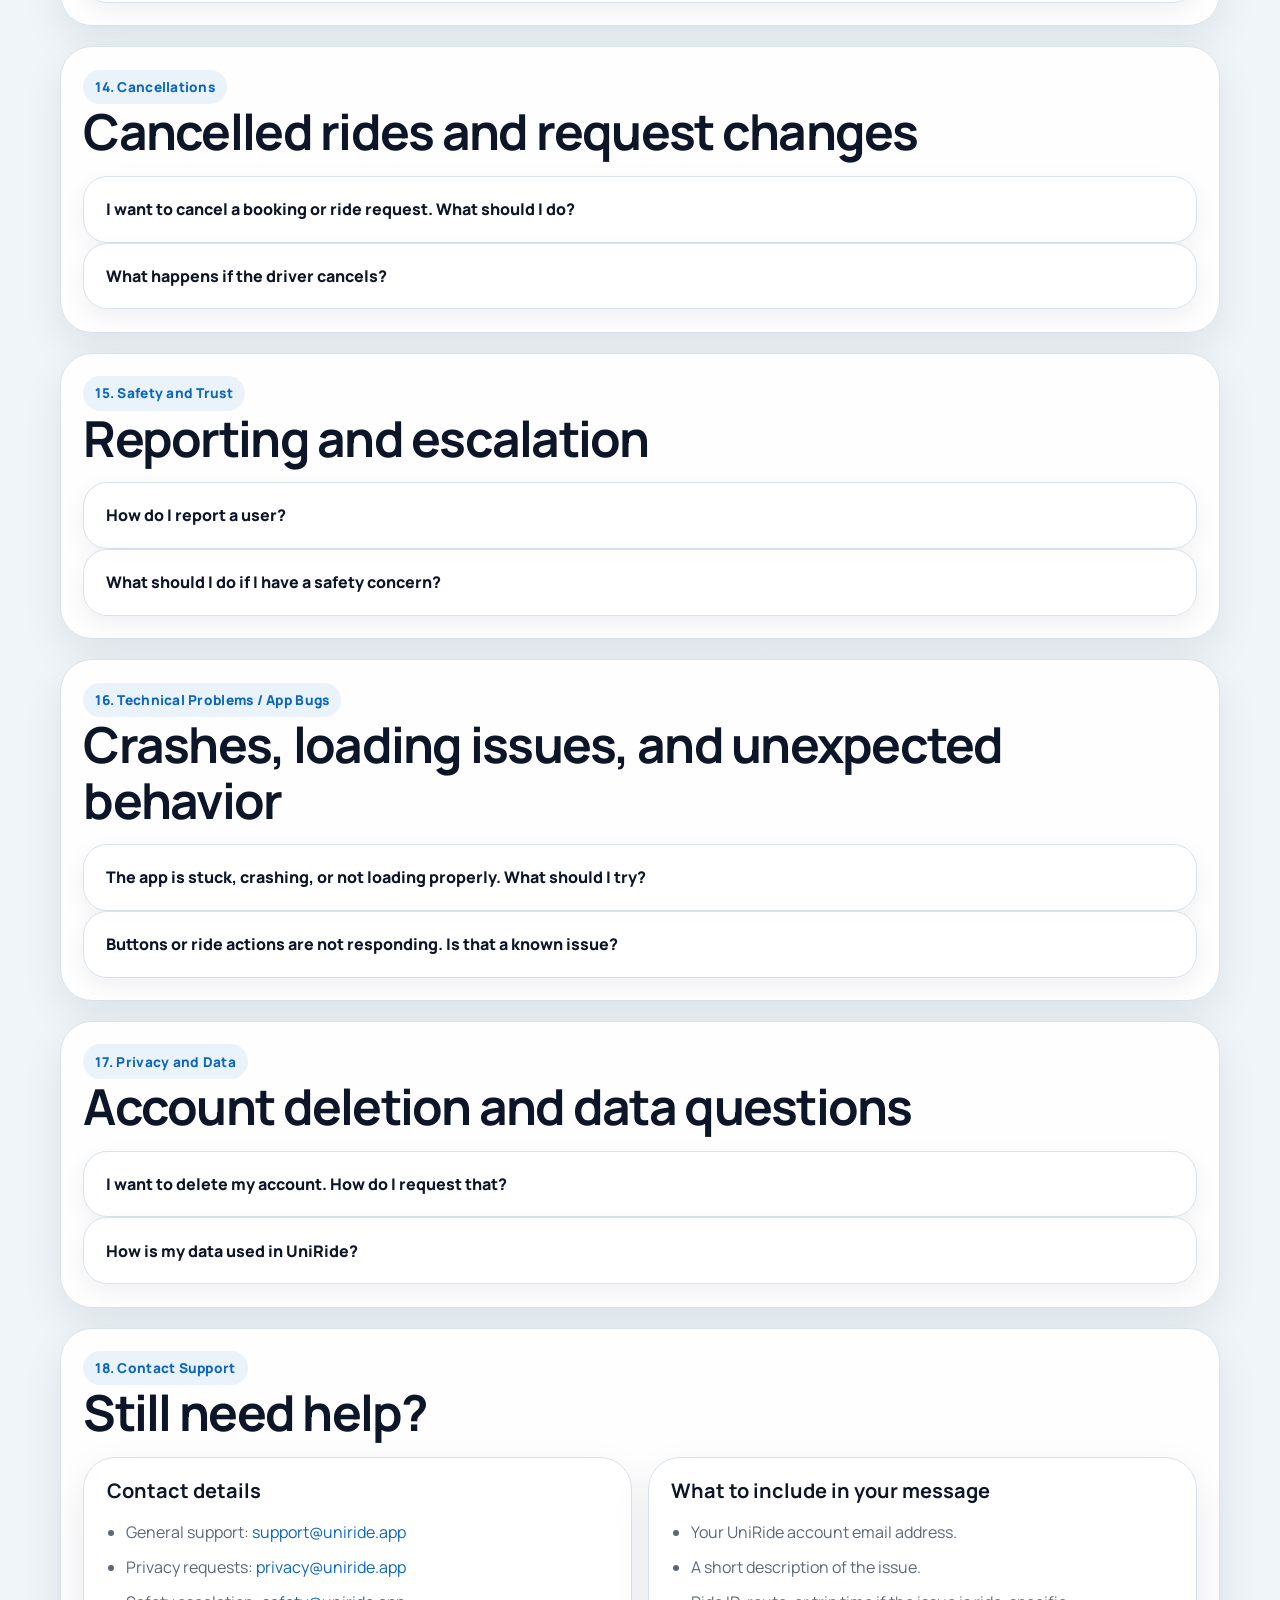
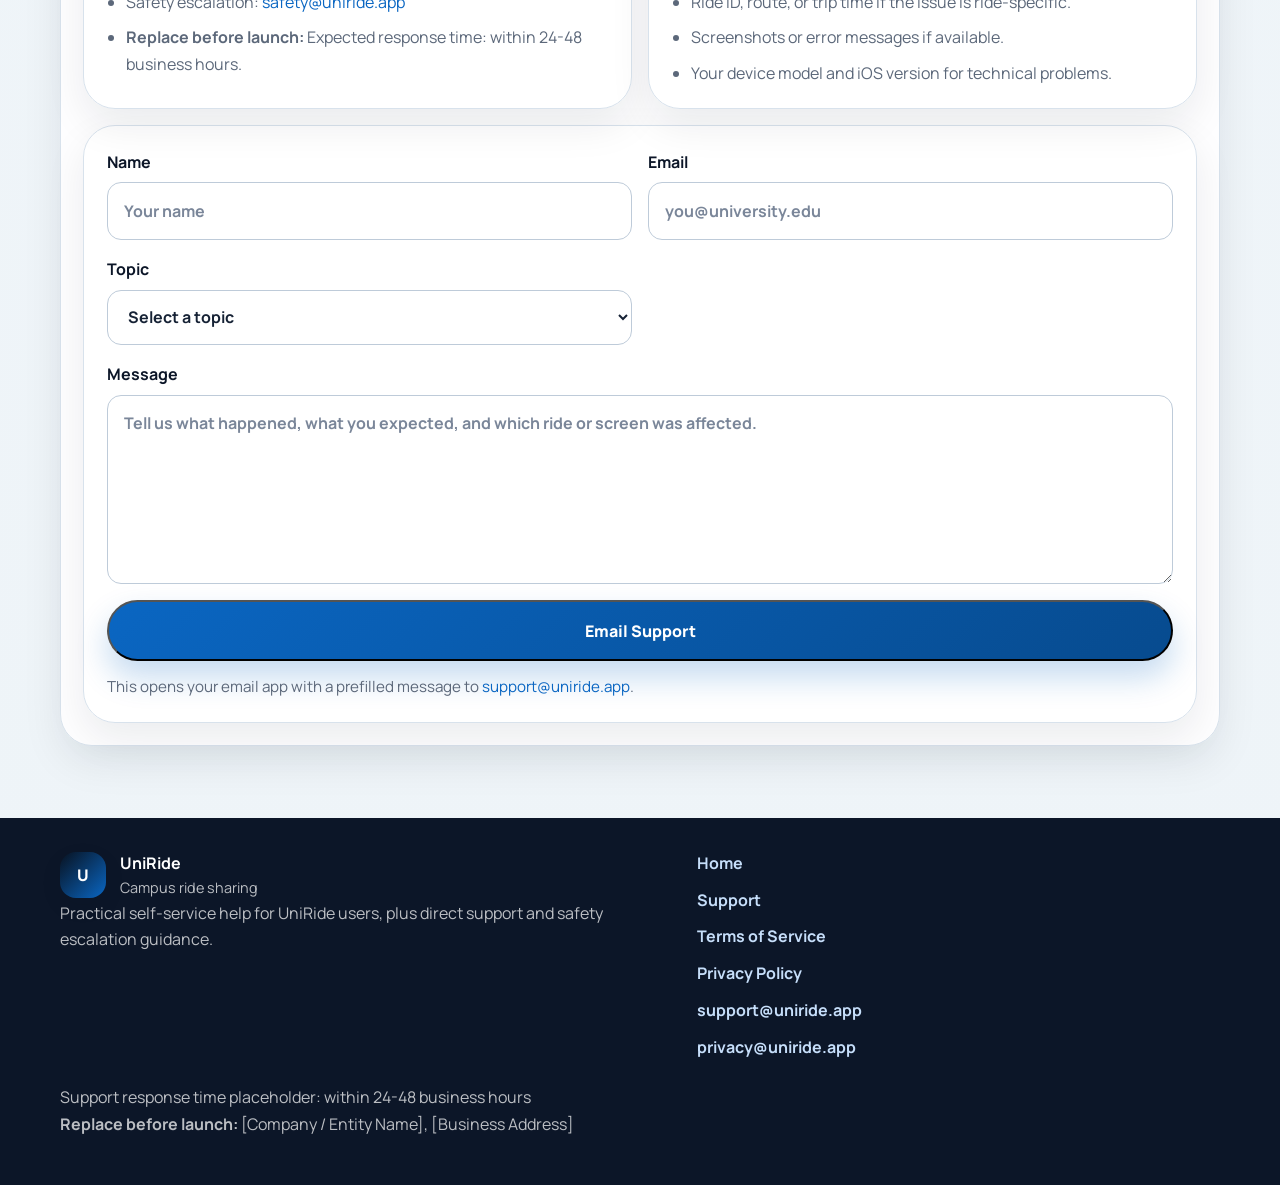
<file: support.html>
<!DOCTYPE html>
<html lang="en">
  <head>
    <meta charset="UTF-8" />
    <meta name="viewport" content="width=device-width, initial-scale=1.0" />
    <meta
      name="description"
      content="UniRide Support Center with searchable FAQs, troubleshooting guides, safety escalation details, and contact support options."
    />
    <title>UniRide Support Center</title>
    <link rel="preconnect" href="https://fonts.googleapis.com" />
    <link rel="preconnect" href="https://fonts.gstatic.com" crossorigin />
    <link
      href="https://fonts.googleapis.com/css2?family=Manrope:wght@400;500;600;700;800&display=swap"
      rel="stylesheet"
    />
    <link rel="stylesheet" href="style.css" />
  </head>
  <body class="support-page">
    <a class="skip-link" href="#main-content">Skip to content</a>

    <header class="site-header" id="top">
      <div class="container nav-shell">
        <a class="brand" href="index.html" aria-label="UniRide home">
          <span class="brand-mark" aria-hidden="true">U</span>
          <span class="brand-text">
            <strong>UniRide</strong>
            <span>Campus ride sharing</span>
          </span>
        </a>

        <button
          class="nav-toggle"
          type="button"
          aria-expanded="false"
          aria-controls="site-nav"
          aria-label="Open navigation menu"
        >
          <span></span>
          <span></span>
          <span></span>
        </button>

        <nav class="site-nav" id="site-nav" aria-label="Primary">
          <a href="index.html#about">About</a>
          <a href="index.html#features">Features</a>
          <a href="support.html" aria-current="page">Support</a>
          <a href="terms.html">Terms</a>
          <a href="index.html#privacy">Privacy Policy</a>
          <a class="nav-cta" href="https://example.com/uniride-app" target="_blank" rel="noopener noreferrer">
            Download App
          </a>
        </nav>
      </div>
    </header>

    <main id="main-content">
      <section class="support-hero">
        <div class="container support-hero-grid">
          <div class="support-hero-copy">
            <div class="eyebrow">UniRide Support Center</div>
            <h1>Find answers fast, fix common ride issues, and reach the right team.</h1>
            <p class="hero-text">
              Browse practical help for verification, ride requests, notifications,
              chat, account settings, location, safety, and privacy. The goal is
              to help users solve most problems without waiting for support.
            </p>

            <form class="support-search" id="support-search-form" role="search">
              <label class="support-search-label" for="support-search">
                Search help articles
              </label>
              <div class="support-search-row">
                <input
                  id="support-search"
                  class="support-search-input"
                  type="search"
                  placeholder="Search topics like verification, ride request, notifications, location, delete account"
                  aria-describedby="support-search-results"
                />
                <button class="button button-primary" type="submit">Search</button>
              </div>
              <p class="support-search-hint">
                Try: “verification code”, “ride not showing”, “chat not working”, or “delete account”.
              </p>
              <p class="support-search-results" id="support-search-results" aria-live="polite">
                Showing all help topics.
              </p>
            </form>
          </div>

          <aside class="support-hero-panel" aria-label="Suggested help actions">
            <h2>Suggested Help</h2>
            <div class="support-quick-grid">
              <a class="support-quick-card" href="#category-account">
                <strong>Account Help</strong>
                <span>Login, verification, and profile access issues.</span>
              </a>
              <a class="support-quick-card" href="#category-rides">
                <strong>Ride Help</strong>
                <span>Creating rides, joining rides, approvals, and cancellations.</span>
              </a>
              <a class="support-quick-card" href="#category-notifications">
                <strong>Notifications Help</strong>
                <span>Fix alerts, status updates, and delayed request changes.</span>
              </a>
              <a class="support-quick-card" href="#category-safety">
                <strong>Safety Help</strong>
                <span>Reporting users, trust concerns, and urgent escalation steps.</span>
              </a>
              <a class="support-quick-card" href="#contact-support">
                <strong>Contact Support</strong>
                <span>Get in touch if self-service steps do not solve the issue.</span>
              </a>
            </div>
          </aside>
        </div>
      </section>

      <section class="section support-overview">
        <div class="container">
          <div class="support-info-grid">
            <article class="support-info-card">
              <p class="section-label">Before contacting support</p>
              <h2>Quick checklist</h2>
              <ul class="support-checklist">
                <li>Confirm you are using the latest version of the UniRide app.</li>
                <li>Check that your internet connection is stable and try switching between Wi-Fi and mobile data.</li>
                <li>Close and reopen the app if ride status, chat, or notifications seem stuck.</li>
                <li>Review your spam folder if you are waiting for a verification code or email.</li>
                <li>Make sure notification and location permissions are enabled if those features are not working.</li>
                <li>Take screenshots of any error message before contacting support.</li>
              </ul>
            </article>

            <article class="support-info-card">
              <p class="section-label">Quick troubleshooting tips</p>
              <h2>Try these first</h2>
              <ul class="support-checklist">
                <li>Pull to refresh ride lists if “My Rides” looks incomplete.</li>
                <li>Reopen the ride details page if request or approval status looks delayed.</li>
                <li>Check whether your profile is complete before offering a ride or adding a vehicle.</li>
                <li>Confirm location access is set to “While Using the App” if ride matching feels inaccurate.</li>
                <li>Restart the app if chat messages or ride updates do not load immediately.</li>
                <li>For safety concerns, stop using the ride flow and contact support right away.</li>
              </ul>
            </article>
          </div>
        </div>
      </section>

      <section class="section section-alt support-categories">
        <div class="container">
          <div class="section-heading">
            <p class="section-label">Help categories</p>
            <h2>Browse support by topic.</h2>
            <p>
              Each category includes practical answers designed around the real
              UniRide experience, from verification and approvals to location,
              safety, and privacy.
            </p>
          </div>

          <div class="category-chip-grid" aria-label="Support categories">
            <a class="category-chip" href="#category-getting-started">Getting Started</a>
            <a class="category-chip" href="#category-account">Account and Login</a>
            <a class="category-chip" href="#category-verification">Email Verification / OTP</a>
            <a class="category-chip" href="#category-profile">Profile Setup</a>
            <a class="category-chip" href="#category-offering">Offering a Ride</a>
            <a class="category-chip" href="#category-joining">Joining / Requesting a Ride</a>
            <a class="category-chip" href="#category-approvals">Ride Requests / Approvals</a>
            <a class="category-chip" href="#category-my-rides">My Rides</a>
            <a class="category-chip" href="#category-notifications">Notifications</a>
            <a class="category-chip" href="#category-chat">Chat and Messaging</a>
            <a class="category-chip" href="#category-payments">Payments / Fare Display</a>
            <a class="category-chip" href="#category-vehicle">Vehicle Setup</a>
            <a class="category-chip" href="#category-location">Location and Map Issues</a>
            <a class="category-chip" href="#category-cancellations">Cancellations</a>
            <a class="category-chip" href="#category-safety">Safety and Trust</a>
            <a class="category-chip" href="#category-technical">Technical Problems</a>
            <a class="category-chip" href="#category-privacy">Privacy and Data</a>
            <a class="category-chip" href="#contact-support">Contact Support</a>
          </div>
        </div>
      </section>

      <section class="section support-faqs">
        <div class="container">
          <div class="faq-category-list" id="faq-category-list">
            <section class="faq-category" id="category-getting-started" data-category="Getting Started">
              <div class="faq-category-header">
                <p class="section-label">1. Getting Started</p>
                <h2>Starting with UniRide</h2>
              </div>
              <details class="faq-item searchable-faq" data-search="getting started first time use how does uniride work create account university email">
                <summary>How do I get started with UniRide?</summary>
                <p>
                  Download the app, create your account, verify your university email,
                  complete your profile, and then choose whether you want to offer a
                  ride or request one. If you cannot move past setup, make sure each
                  required profile field is completed and your internet connection is stable.
                </p>
              </details>
              <details class="faq-item searchable-faq" data-search="why can't i see anything after signing up onboarding setup incomplete">
                <summary>Why does the app still look empty after I sign up?</summary>
                <p>
                  This usually means your profile is incomplete, verification is still
                  pending, or there are no matching rides for your area yet. Check your
                  verification status, finish any missing profile fields, and refresh the
                  rides screen before trying again.
                </p>
              </details>
            </section>

            <section class="faq-category" id="category-account" data-category="Account and Login">
              <div class="faq-category-header">
                <p class="section-label">2. Account and Login</p>
                <h2>Access and sign-in help</h2>
              </div>
              <details class="faq-item searchable-faq" data-search="can't log in cannot login sign in issue password access account">
                <summary>I can’t log in. What should I do?</summary>
                <p>
                  First, confirm you are using the same email you registered with and that
                  your verification was completed. If login still fails, restart the app,
                  try again on a stable connection, and request a new sign-in or verification
                  flow if available. If the problem continues, contact support with the email
                  address you are trying to use.
                </p>
              </details>
              <details class="faq-item searchable-faq" data-search="logged out unexpectedly session expired">
                <summary>Why was I logged out of my account?</summary>
                <p>
                  You may be logged out after an app update, session timeout, security event,
                  or account change. Sign in again and make sure your app is updated. If you
                  are repeatedly logged out, send support a screenshot and your device model.
                </p>
              </details>
            </section>

            <section class="faq-category" id="category-verification" data-category="Email Verification / OTP Problems">
              <div class="faq-category-header">
                <p class="section-label">3. Email Verification / OTP Problems</p>
                <h2>Verification and code delivery</h2>
              </div>
              <details class="faq-item searchable-faq" data-search="didn't receive verification code otp email not received">
                <summary>I didn’t receive the verification code. What should I do?</summary>
                <p>
                  Check your spam or junk folder first and wait a few minutes before requesting
                  a new code. Make sure you entered the correct email address and that your
                  university mailbox is active. If repeated requests do not arrive, contact
                  support and include your full email address and university domain.
                </p>
              </details>
              <details class="faq-item searchable-faq" data-search="university email not accepted invalid campus email domain rejected">
                <summary>My university email is not accepted. Why?</summary>
                <p>
                  UniRide may only allow approved university domains. Confirm that you entered
                  your official campus email without typos and not a personal email address.
                  If your school should be supported but is being rejected, contact support so
                  the domain can be reviewed.
                </p>
              </details>
            </section>

            <section class="faq-category" id="category-profile" data-category="Profile Setup">
              <div class="faq-category-header">
                <p class="section-label">4. Profile Setup</p>
                <h2>Profile completion and account details</h2>
              </div>
              <details class="faq-item searchable-faq" data-search="why is my profile incomplete required fields">
                <summary>Why is my profile marked incomplete?</summary>
                <p>
                  A profile is usually incomplete when required details such as name, university
                  affiliation, contact information, or verification steps are missing. Open
                  your profile settings and check for empty or flagged fields, then save your
                  changes before retrying ride actions.
                </p>
              </details>
              <details class="faq-item searchable-faq" data-search="can't update profile picture details settings save failed">
                <summary>I updated my profile, but the changes did not save.</summary>
                <p>
                  Try again on a stable connection and stay on the settings screen until the
                  save action completes. If your changes revert after reopening the app, take
                  a screenshot of the issue and send support your device model and app version.
                </p>
              </details>
            </section>

            <section class="faq-category" id="category-offering" data-category="Offering a Ride">
              <div class="faq-category-header">
                <p class="section-label">5. Offering a Ride</p>
                <h2>Creating and publishing rides</h2>
              </div>
              <details class="faq-item searchable-faq" data-search="can't create a ride create ride button not working post trip">
                <summary>I can’t create a ride. What should I check?</summary>
                <p>
                  Make sure your account is verified, your profile is complete, and any required
                  vehicle details are added if you are driving. Also confirm that date, time,
                  route, seat count, and any required trip information are filled in before posting.
                </p>
              </details>
              <details class="faq-item searchable-faq" data-search="why is my ride not visible to others">
                <summary>Why can’t other users see the ride I created?</summary>
                <p>
                  Your ride may still be syncing, filtered by route or timing, or blocked because
                  required details were missing. Refresh the ride details page and confirm the ride
                  appears under your upcoming rides. If it does not, edit and resave the trip.
                </p>
              </details>
            </section>

            <section class="faq-category" id="category-joining" data-category="Joining / Requesting a Ride">
              <div class="faq-category-header">
                <p class="section-label">6. Joining / Requesting a Ride</p>
                <h2>Requesting seats and finding rides</h2>
              </div>
              <details class="faq-item searchable-faq" data-search="can't request to join a ride request button disabled">
                <summary>I can’t request to join a ride. Why?</summary>
                <p>
                  The ride may be full, already started, cancelled, outside your visible route,
                  or limited by account requirements such as incomplete verification. Refresh the
                  ride details screen and check whether the request button changes after profile
                  completion or after reopening the app.
                </p>
              </details>
              <details class="faq-item searchable-faq" data-search="why can't i see available rides no rides showing">
                <summary>Why can’t I see available rides?</summary>
                <p>
                  This can happen if there are no active matching rides in your selected area,
                  your location or filters are too narrow, or the app cannot access current route
                  information. Review filters, enable location if needed, and refresh the rides list.
                </p>
              </details>
            </section>

            <section class="faq-category" id="category-approvals" data-category="Ride Requests / Approvals / Declines">
              <div class="faq-category-header">
                <p class="section-label">7. Ride Requests / Approvals / Declines</p>
                <h2>Approvals, delays, and request states</h2>
              </div>
              <details class="faq-item searchable-faq" data-search="driver did not approve my request pending too long">
                <summary>The driver did not approve my request. What happens next?</summary>
                <p>
                  A pending request usually means the driver has not responded yet. Keep notifications
                  enabled so you do not miss an approval or decline. If the ride time is getting close,
                  consider looking for another ride instead of waiting for a response that may not come in time.
                </p>
              </details>
              <details class="faq-item searchable-faq" data-search="accidentally declined request approval flow delayed">
                <summary>I accidentally declined or the request/approval flow seems delayed. Can this be fixed?</summary>
                <p>
                  If a decline happened by mistake, the rider may need to submit a new request if the ride
                  is still open. If the status feels delayed, refresh the ride details page, reopen the app,
                  and check your connection. If the request state still looks wrong after a few minutes,
                  contact support with the ride ID or screenshot.
                </p>
              </details>
            </section>

            <section class="faq-category" id="category-my-rides" data-category="My Rides">
              <div class="faq-category-header">
                <p class="section-label">8. My Rides</p>
                <h2>Upcoming and past trip visibility</h2>
              </div>
              <details class="faq-item searchable-faq" data-search="ride not showing in my rides missing trip history">
                <summary>My ride is not showing in My Rides. What should I do?</summary>
                <p>
                  Pull to refresh first, then check whether the ride was cancelled, declined, or filtered
                  under a different status. Upcoming and past rides may appear in separate tabs. If a ride
                  you joined or created is still missing, contact support with the approximate time and route.
                </p>
              </details>
              <details class="faq-item searchable-faq" data-search="past rides incorrect missing status history">
                <summary>Why is my ride history incomplete?</summary>
                <p>
                  Ride history can look incomplete if older trips are still syncing or if a trip changed state
                  close to departure time. Refresh the list and reopen the app. If a completed ride never appears,
                  send support the ride details so the record can be reviewed.
                </p>
              </details>
            </section>

            <section class="faq-category" id="category-notifications" data-category="Notifications">
              <div class="faq-category-header">
                <p class="section-label">9. Notifications</p>
                <h2>Alerts, updates, and request changes</h2>
              </div>
              <details class="faq-item searchable-faq" data-search="notifications not appearing missing push alerts">
                <summary>Notifications are not appearing. How can I fix that?</summary>
                <p>
                  Check your iPhone notification settings for UniRide and make sure alerts, sounds, and badges
                  are enabled. Then reopen the app and confirm you are still signed in. If ride updates appear
                  inside the app but not as notifications, try disabling and re-enabling notifications in iOS settings.
                </p>
              </details>
              <details class="faq-item searchable-faq" data-search="can't see ride updates status updates delayed">
                <summary>I can’t see ride updates or approval changes right away.</summary>
                <p>
                  This is often caused by a temporary sync delay or weak connection. Pull to refresh the ride details
                  page, then reopen the app. If the status remains stuck while other users see a different state,
                  contact support with screenshots from the affected ride.
                </p>
              </details>
            </section>

            <section class="faq-category" id="category-chat" data-category="Chat and Messaging">
              <div class="faq-category-header">
                <p class="section-label">10. Chat and Messaging</p>
                <h2>Ride chat and message delivery</h2>
              </div>
              <details class="faq-item searchable-faq" data-search="chat not working messages not sending">
                <summary>Chat is not working. What should I do?</summary>
                <p>
                  Make sure you are opening the chat from an active ride and that your connection is stable.
                  If messages fail to send, close and reopen the ride chat, then try again. If messages continue
                  to stall, capture the ride screen and message state for support.
                </p>
              </details>
              <details class="faq-item searchable-faq" data-search="why can't i message driver rider">
                <summary>Why can’t I message the driver or rider?</summary>
                <p>
                  Chat may only be available after a request is approved or while a ride is active. If you are still
                  in a pending or cancelled state, messaging may be disabled by design. Check the ride status first.
                </p>
              </details>
            </section>

            <section class="faq-category" id="category-payments" data-category="Payments / Fare display if applicable">
              <div class="faq-category-header">
                <p class="section-label">11. Payments / Fare Display</p>
                <h2>Fare and pricing guidance</h2>
              </div>
              <details class="faq-item searchable-faq" data-search="fare price not showing payment amount missing">
                <summary>Why is the fare or price not showing for a ride?</summary>
                <p>
                  If UniRide displays fare information, it may depend on how the ride was created or whether pricing
                  is enabled for that trip type. Refresh the ride details page and confirm the latest app version is installed.
                  If pricing should appear but does not, contact support with a screenshot of the ride.
                </p>
              </details>
              <details class="faq-item searchable-faq" data-search="payment support if applicable">
                <summary>Does UniRide handle payments directly?</summary>
                <p>
                  If payments or fare display are supported in your version of UniRide, the app should show the relevant
                  ride price or payment information in the trip details. If not, some communities may coordinate cost sharing
                  separately. Replace this answer before launch if you introduce in-app payment features.
                </p>
              </details>
            </section>

            <section class="faq-category" id="category-vehicle" data-category="Vehicle Setup">
              <div class="faq-category-header">
                <p class="section-label">12. Vehicle Setup</p>
                <h2>Driver vehicle details</h2>
              </div>
              <details class="faq-item searchable-faq" data-search="how do i update vehicle details car info">
                <summary>How do I update my vehicle details?</summary>
                <p>
                  Open your profile or driver settings and edit the saved vehicle information such as make, model, color,
                  and any other required details. Save the changes before leaving the screen. If the update does not stick,
                  try again on a stronger connection.
                </p>
              </details>
              <details class="faq-item searchable-faq" data-search="vehicle setup required before offering ride">
                <summary>Why am I being asked to add vehicle details before offering a ride?</summary>
                <p>
                  UniRide may require vehicle details so riders can recognize the car and feel more confident about the trip.
                  If you plan to drive, make sure the required vehicle fields are completed before creating a ride.
                </p>
              </details>
            </section>

            <section class="faq-category" id="category-location" data-category="Location and Map Issues">
              <div class="faq-category-header">
                <p class="section-label">13. Location and Map Issues</p>
                <h2>Route matching, pickup points, and maps</h2>
              </div>
              <details class="faq-item searchable-faq" data-search="my location is wrong incorrect map pickup">
                <summary>My location is wrong. How do I fix it?</summary>
                <p>
                  Check that location access is enabled for UniRide in iPhone settings and that you are using accurate
                  device location services. Move to an open area if GPS accuracy is poor, then reopen the ride or map screen.
                  If the wrong location still appears, manually review the pickup and drop-off points before confirming a ride.
                </p>
              </details>
              <details class="faq-item searchable-faq" data-search="map route not loading location matching issues">
                <summary>Why is the map or route not loading correctly?</summary>
                <p>
                  A weak connection or temporary map service issue can prevent route details from loading. Close the app,
                  reopen it, and try again on a stable network. If the issue affects only one ride, capture the route screen
                  and send it to support.
                </p>
              </details>
            </section>

            <section class="faq-category" id="category-cancellations" data-category="Cancellations">
              <div class="faq-category-header">
                <p class="section-label">14. Cancellations</p>
                <h2>Cancelled rides and request changes</h2>
              </div>
              <details class="faq-item searchable-faq" data-search="want to cancel booking request ride">
                <summary>I want to cancel a booking or ride request. What should I do?</summary>
                <p>
                  Open the ride details screen and look for the cancel option attached to your current ride or request state.
                  Cancel as early as possible so the other person has time to adjust. After cancellation, refresh My Rides to
                  confirm the status changed successfully.
                </p>
              </details>
              <details class="faq-item searchable-faq" data-search="what happens if driver cancels ride">
                <summary>What happens if the driver cancels?</summary>
                <p>
                  The ride should update to a cancelled status and affected riders should no longer see it as active.
                  Check notifications and My Rides for the latest status, then look for alternative rides if needed.
                  If the cancellation did not update properly, contact support with the ride information.
                </p>
              </details>
            </section>

            <section class="faq-category" id="category-safety" data-category="Safety and Trust">
              <div class="faq-category-header">
                <p class="section-label">15. Safety and Trust</p>
                <h2>Reporting and escalation</h2>
              </div>
              <details class="faq-item searchable-faq" data-search="how do i report a user unsafe behavior">
                <summary>How do I report a user?</summary>
                <p>
                  If the app includes an in-app report option, use it from the ride, profile, or chat screen whenever possible.
                  For serious concerns, contact support immediately with the ride details, screenshots, and a short description
                  of what happened so the issue can be reviewed quickly.
                </p>
              </details>
              <details class="faq-item searchable-faq" data-search="safety concern urgent escalation trust">
                <summary>What should I do if I have a safety concern?</summary>
                <p>
                  If there is an immediate emergency, contact local emergency services first. Then stop using the ride flow,
                  save any screenshots or chat evidence, and email <a href="mailto:safety@uniride.app">safety@uniride.app</a>
                  or <a href="mailto:support@uniride.app">support@uniride.app</a> with the subject line “Urgent Safety Issue.”
                </p>
              </details>
            </section>

            <section class="faq-category" id="category-technical" data-category="Technical Problems / App Bugs">
              <div class="faq-category-header">
                <p class="section-label">16. Technical Problems / App Bugs</p>
                <h2>Crashes, loading issues, and unexpected behavior</h2>
              </div>
              <details class="faq-item searchable-faq" data-search="app stuck crashing not loading properly frozen">
                <summary>The app is stuck, crashing, or not loading properly. What should I try?</summary>
                <p>
                  Force close the app and reopen it, then confirm you are using the latest version. If the problem continues,
                  restart your phone and try again. When contacting support, include your iPhone model, iOS version, app version,
                  and what screen you were on when the problem happened.
                </p>
              </details>
              <details class="faq-item searchable-faq" data-search="buttons not working request approval flow broken">
                <summary>Buttons or ride actions are not responding. Is that a known issue?</summary>
                <p>
                  This may happen during a sync delay or if the current ride state changed in the background. Refresh the page
                  or reopen the app first. If the action remains blocked, capture a screenshot so support can check whether the
                  issue is tied to a specific ride, account state, or app version.
                </p>
              </details>
            </section>

            <section class="faq-category" id="category-privacy" data-category="Privacy and Data">
              <div class="faq-category-header">
                <p class="section-label">17. Privacy and Data</p>
                <h2>Account deletion and data questions</h2>
              </div>
              <details class="faq-item searchable-faq" data-search="want to delete my account remove data">
                <summary>I want to delete my account. How do I request that?</summary>
                <p>
                  Email <a href="mailto:privacy@uniride.app">privacy@uniride.app</a> and include the account email address you use
                  for UniRide. You may be asked to verify your identity before deletion is processed. Some data may be retained if
                  required for legal, safety, or operational reasons.
                </p>
              </details>
              <details class="faq-item searchable-faq" data-search="how is my data used privacy information">
                <summary>How is my data used in UniRide?</summary>
                <p>
                  UniRide uses account, profile, ride, notification, chat, and location-related data to operate the app and support
                  core ride-sharing features. You can read the full public privacy notice on the main website’s Privacy Policy section.
                </p>
              </details>
            </section>

            <section class="faq-category" id="contact-support" data-category="Contact Support">
              <div class="faq-category-header">
                <p class="section-label">18. Contact Support</p>
                <h2>Still need help?</h2>
              </div>

              <div class="contact-support-grid">
                <article class="support-info-card">
                  <h3>Contact details</h3>
                  <ul class="support-checklist">
                    <li>General support: <a href="mailto:support@uniride.app">support@uniride.app</a></li>
                    <li>Privacy requests: <a href="mailto:privacy@uniride.app">privacy@uniride.app</a></li>
                    <li>Safety escalation: <a href="mailto:safety@uniride.app">safety@uniride.app</a></li>
                    <li><strong>Replace before launch:</strong> Expected response time: within 24-48 business hours.</li>
                  </ul>
                </article>

                <article class="support-info-card">
                  <h3>What to include in your message</h3>
                  <ul class="support-checklist">
                    <li>Your UniRide account email address.</li>
                    <li>A short description of the issue.</li>
                    <li>Ride ID, route, or trip time if the issue is ride-specific.</li>
                    <li>Screenshots or error messages if available.</li>
                    <li>Your device model and iOS version for technical problems.</li>
                  </ul>
                </article>
              </div>

              <form class="support-form support-form-card" id="support-form">
                <label>
                  Name
                  <input type="text" name="name" placeholder="Your name" />
                </label>
                <label>
                  Email
                  <input type="email" name="email" placeholder="you@university.edu" required />
                </label>
                <label>
                  Topic
                  <select name="topic" required>
                    <option value="">Select a topic</option>
                    <option value="Account or login issue">Account or login issue</option>
                    <option value="Verification problem">Verification problem</option>
                    <option value="Ride issue">Ride issue</option>
                    <option value="Notification or chat issue">Notification or chat issue</option>
                    <option value="Safety concern">Safety concern</option>
                    <option value="Privacy request">Privacy request</option>
                    <option value="Technical bug report">Technical bug report</option>
                  </select>
                </label>
                <label class="support-form-full">
                  Message
                  <textarea
                    name="message"
                    rows="6"
                    placeholder="Tell us what happened, what you expected, and which ride or screen was affected."
                    required
                  ></textarea>
                </label>
                <div class="support-form-actions support-form-full">
                  <button class="button button-primary" type="submit">Email Support</button>
                  <p class="support-form-note" id="support-form-note">
                    This opens your email app with a prefilled message to <a href="mailto:support@uniride.app">support@uniride.app</a>.
                  </p>
                </div>
              </form>
            </section>
          </div>
        </div>
      </section>
    </main>

    <footer class="site-footer">
      <div class="container footer-grid">
        <div>
          <a class="brand footer-brand" href="index.html" aria-label="UniRide home">
            <span class="brand-mark" aria-hidden="true">U</span>
            <span class="brand-text">
              <strong>UniRide</strong>
              <span>Campus ride sharing</span>
            </span>
          </a>
          <p class="footer-copy">
            Practical self-service help for UniRide users, plus direct support and safety escalation guidance.
          </p>
        </div>

        <div class="footer-links">
          <a href="index.html">Home</a>
          <a href="support.html">Support</a>
          <a href="terms.html">Terms of Service</a>
          <a href="index.html#privacy">Privacy Policy</a>
          <a href="mailto:support@uniride.app">support@uniride.app</a>
          <a href="mailto:privacy@uniride.app">privacy@uniride.app</a>
        </div>

        <div class="footer-meta">
          <p>Support response time placeholder: within 24-48 business hours</p>
          <p><strong>Replace before launch:</strong> [Company / Entity Name], [Business Address]</p>
        </div>
      </div>
    </footer>

    <script src="script.js"></script>
  </body>
</html>
</file>
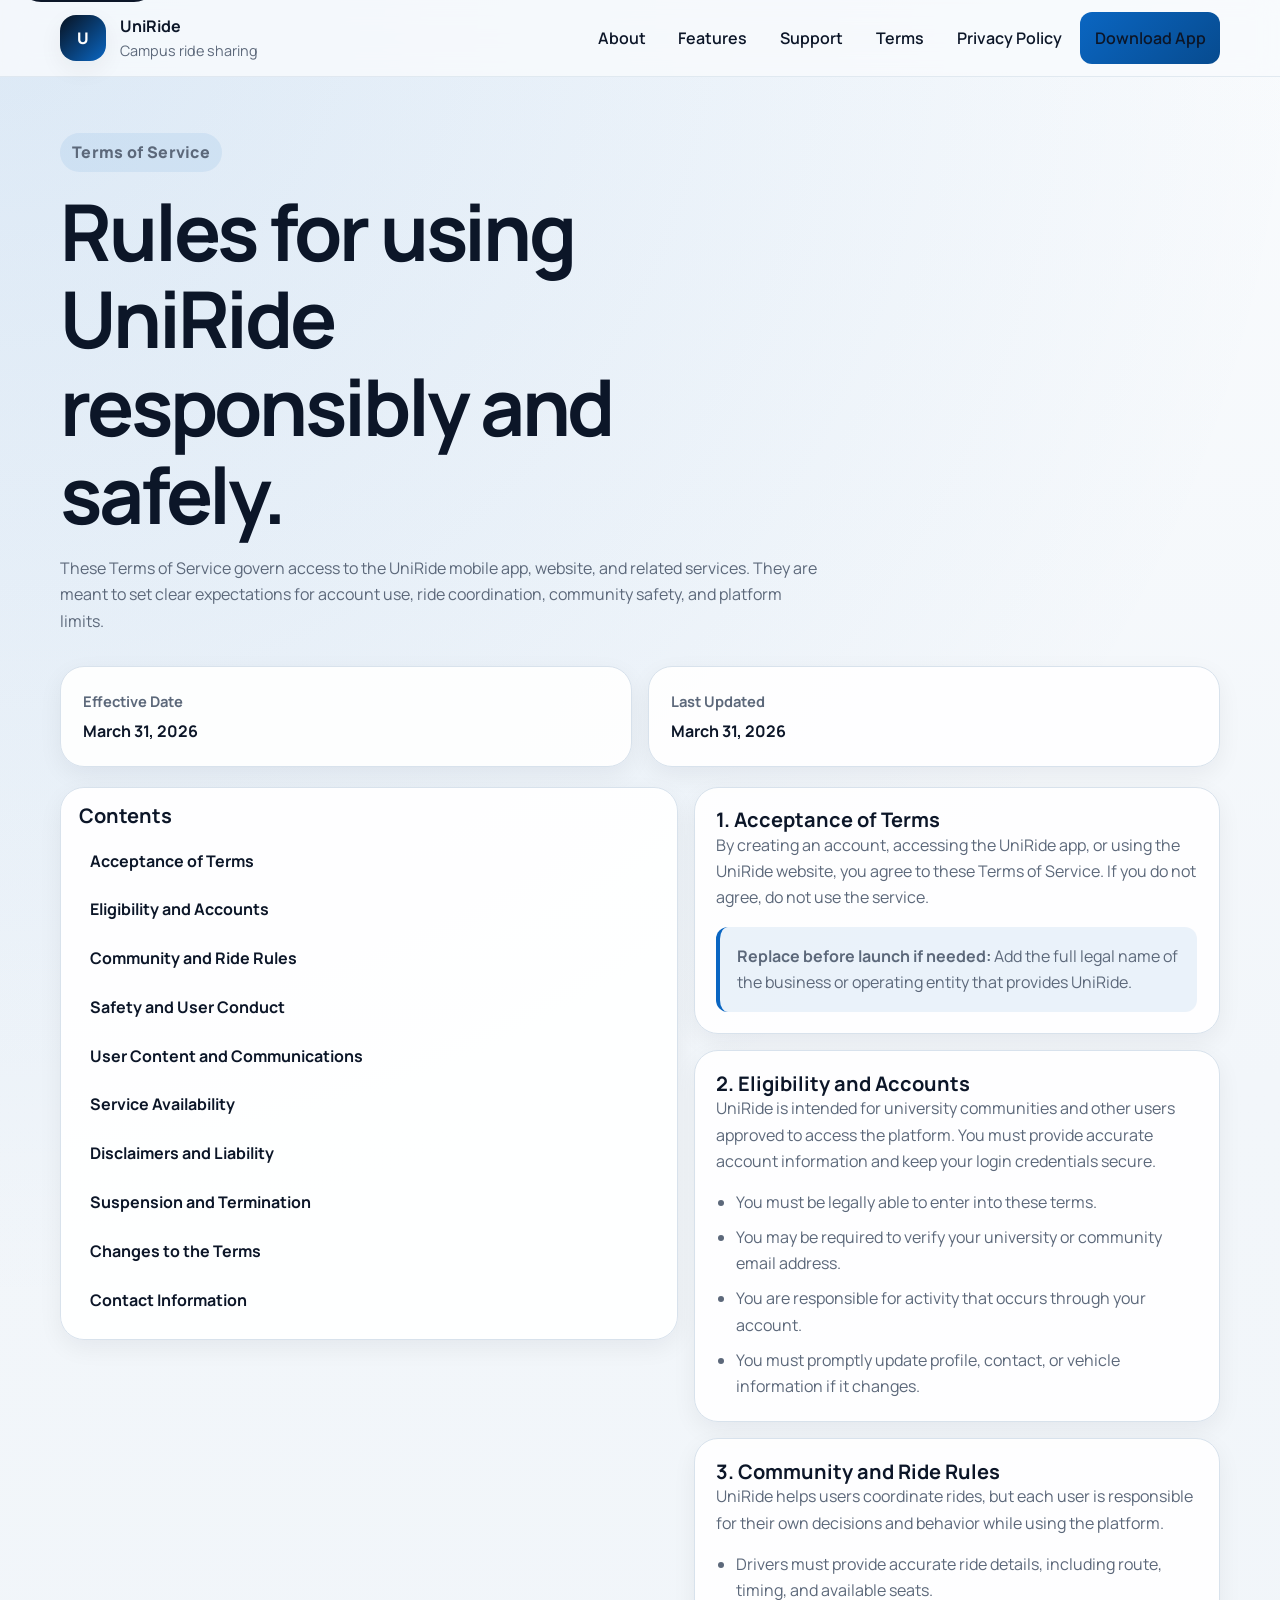
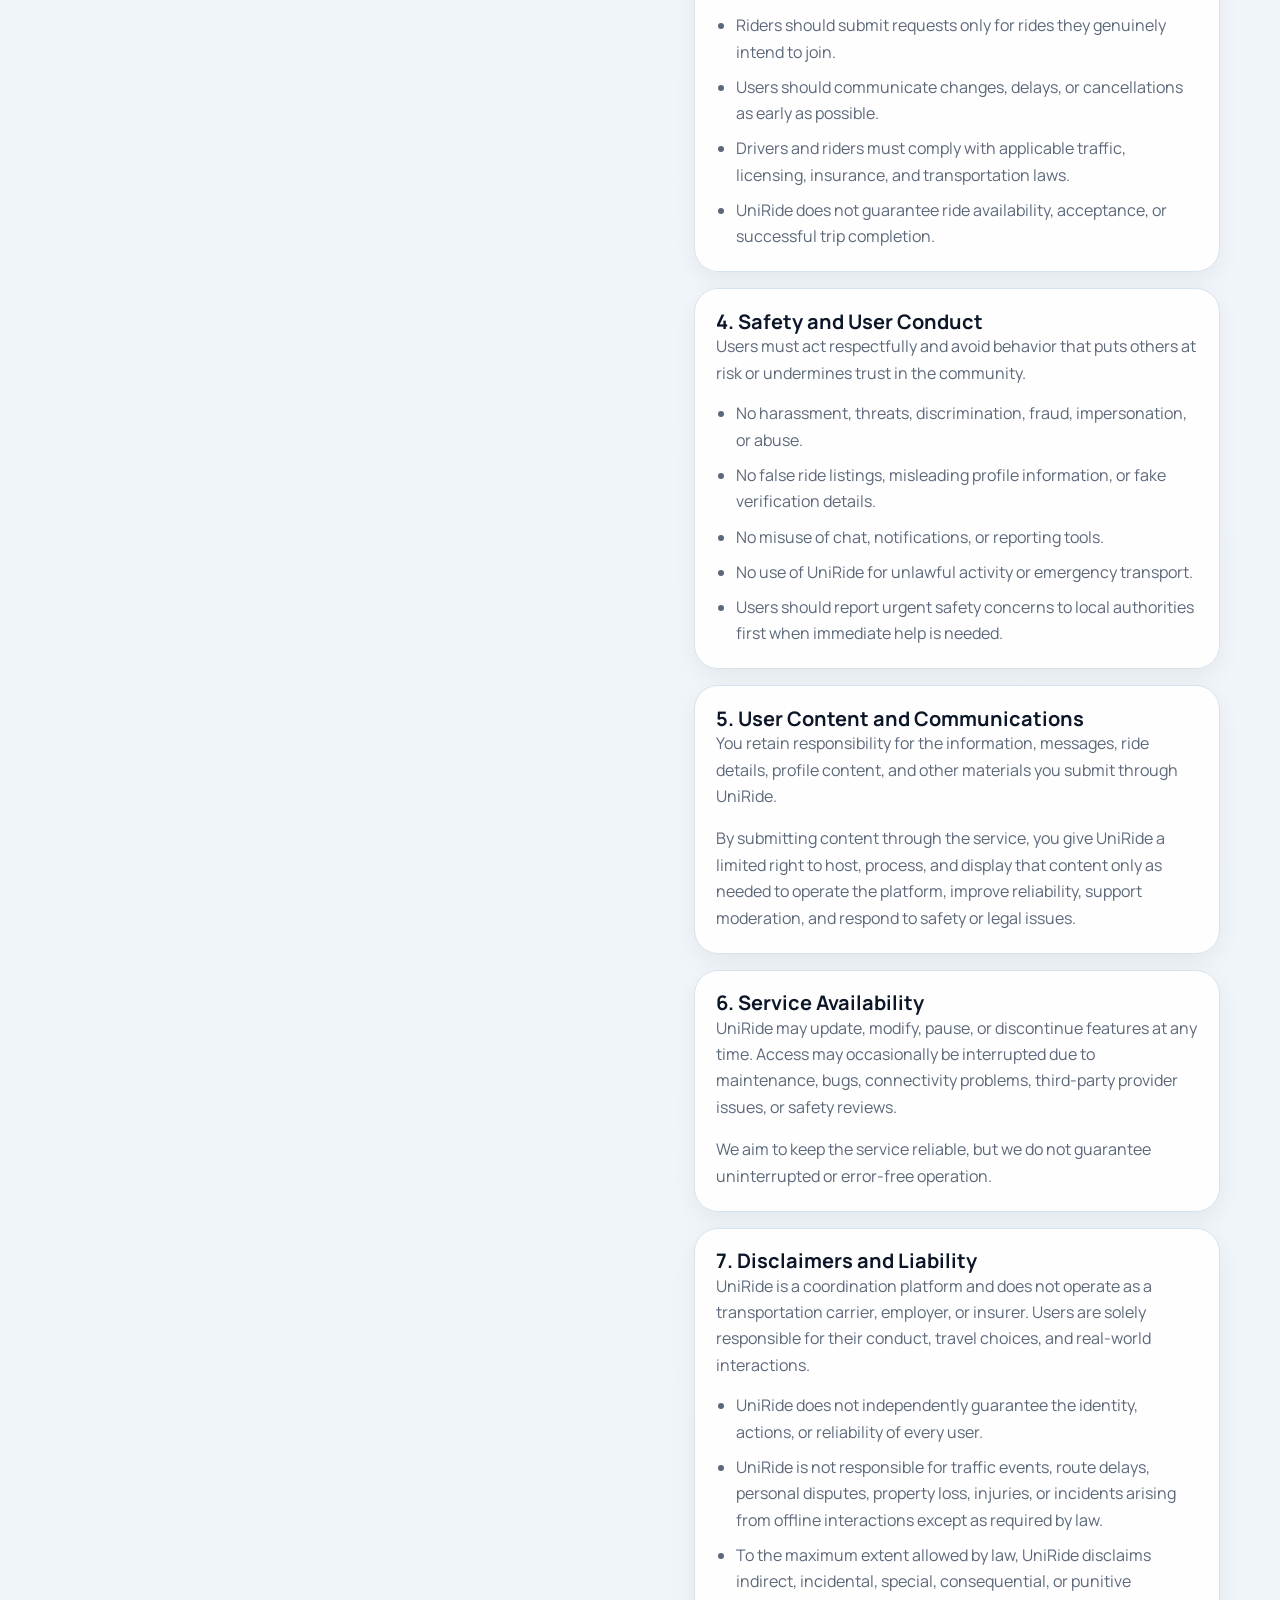
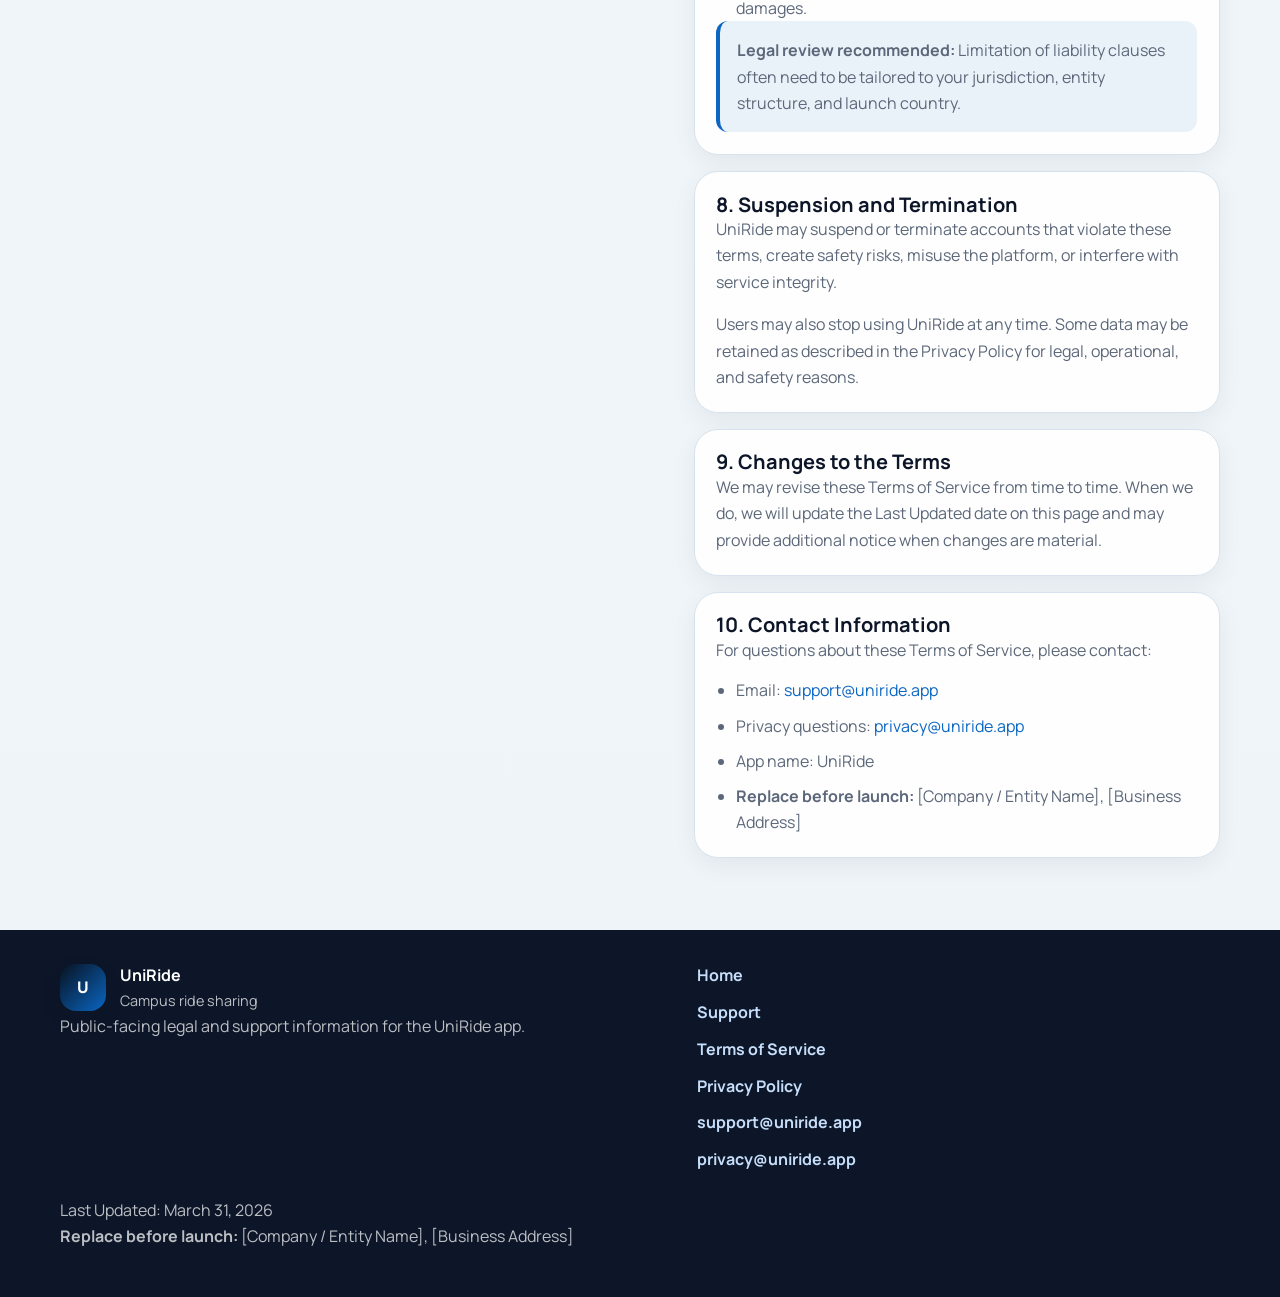
<file: terms.html>
<!DOCTYPE html>
<html lang="en">
  <head>
    <meta charset="UTF-8" />
    <meta name="viewport" content="width=device-width, initial-scale=1.0" />
    <meta
      name="description"
      content="UniRide Terms of Service explaining eligibility, account responsibilities, ride-sharing rules, safety expectations, and platform limitations."
    />
    <title>UniRide Terms of Service</title>
    <link rel="preconnect" href="https://fonts.googleapis.com" />
    <link rel="preconnect" href="https://fonts.gstatic.com" crossorigin />
    <link
      href="https://fonts.googleapis.com/css2?family=Manrope:wght@400;500;600;700;800&display=swap"
      rel="stylesheet"
    />
    <link rel="stylesheet" href="style.css" />
  </head>
  <body class="support-page">
    <a class="skip-link" href="#main-content">Skip to content</a>

    <header class="site-header" id="top">
      <div class="container nav-shell">
        <a class="brand" href="index.html" aria-label="UniRide home">
          <span class="brand-mark" aria-hidden="true">U</span>
          <span class="brand-text">
            <strong>UniRide</strong>
            <span>Campus ride sharing</span>
          </span>
        </a>

        <button
          class="nav-toggle"
          type="button"
          aria-expanded="false"
          aria-controls="site-nav"
          aria-label="Open navigation menu"
        >
          <span></span>
          <span></span>
          <span></span>
        </button>

        <nav class="site-nav" id="site-nav" aria-label="Primary">
          <a href="index.html#about">About</a>
          <a href="index.html#features">Features</a>
          <a href="support.html">Support</a>
          <a href="terms.html" aria-current="page">Terms</a>
          <a href="index.html#privacy">Privacy Policy</a>
          <a class="nav-cta" href="https://example.com/uniride-app" target="_blank" rel="noopener noreferrer">
            Download App
          </a>
        </nav>
      </div>
    </header>

    <main id="main-content">
      <section class="section privacy-section">
        <div class="container">
          <div class="section-heading">
            <p class="section-label">Terms of Service</p>
            <h1>Rules for using UniRide responsibly and safely.</h1>
            <p>
              These Terms of Service govern access to the UniRide mobile app,
              website, and related services. They are meant to set clear
              expectations for account use, ride coordination, community safety,
              and platform limits.
            </p>
          </div>

          <div class="policy-meta" aria-label="Terms metadata">
            <div class="policy-meta-card">
              <span>Effective Date</span>
              <strong>March 31, 2026</strong>
            </div>
            <div class="policy-meta-card">
              <span>Last Updated</span>
              <strong>March 31, 2026</strong>
            </div>
          </div>

          <div class="policy-layout">
            <aside class="policy-nav" aria-label="Terms contents">
              <h3>Contents</h3>
              <a href="#terms-acceptance">Acceptance of Terms</a>
              <a href="#terms-eligibility">Eligibility and Accounts</a>
              <a href="#terms-community">Community and Ride Rules</a>
              <a href="#terms-safety">Safety and User Conduct</a>
              <a href="#terms-content">User Content and Communications</a>
              <a href="#terms-availability">Service Availability</a>
              <a href="#terms-liability">Disclaimers and Liability</a>
              <a href="#terms-termination">Suspension and Termination</a>
              <a href="#terms-changes">Changes to the Terms</a>
              <a href="#terms-contact">Contact Information</a>
            </aside>

            <div class="policy-content">
              <article class="policy-card" id="terms-acceptance">
                <h3>1. Acceptance of Terms</h3>
                <p>
                  By creating an account, accessing the UniRide app, or using the
                  UniRide website, you agree to these Terms of Service. If you do
                  not agree, do not use the service.
                </p>
                <p class="policy-note">
                  <strong>Replace before launch if needed:</strong> Add the full
                  legal name of the business or operating entity that provides
                  UniRide.
                </p>
              </article>

              <article class="policy-card" id="terms-eligibility">
                <h3>2. Eligibility and Accounts</h3>
                <p>
                  UniRide is intended for university communities and other users
                  approved to access the platform. You must provide accurate
                  account information and keep your login credentials secure.
                </p>
                <ul>
                  <li>You must be legally able to enter into these terms.</li>
                  <li>You may be required to verify your university or community email address.</li>
                  <li>You are responsible for activity that occurs through your account.</li>
                  <li>You must promptly update profile, contact, or vehicle information if it changes.</li>
                </ul>
              </article>

              <article class="policy-card" id="terms-community">
                <h3>3. Community and Ride Rules</h3>
                <p>
                  UniRide helps users coordinate rides, but each user is
                  responsible for their own decisions and behavior while using the
                  platform.
                </p>
                <ul>
                  <li>Drivers must provide accurate ride details, including route, timing, and available seats.</li>
                  <li>Riders should submit requests only for rides they genuinely intend to join.</li>
                  <li>Users should communicate changes, delays, or cancellations as early as possible.</li>
                  <li>Drivers and riders must comply with applicable traffic, licensing, insurance, and transportation laws.</li>
                  <li>UniRide does not guarantee ride availability, acceptance, or successful trip completion.</li>
                </ul>
              </article>

              <article class="policy-card" id="terms-safety">
                <h3>4. Safety and User Conduct</h3>
                <p>
                  Users must act respectfully and avoid behavior that puts others
                  at risk or undermines trust in the community.
                </p>
                <ul>
                  <li>No harassment, threats, discrimination, fraud, impersonation, or abuse.</li>
                  <li>No false ride listings, misleading profile information, or fake verification details.</li>
                  <li>No misuse of chat, notifications, or reporting tools.</li>
                  <li>No use of UniRide for unlawful activity or emergency transport.</li>
                  <li>Users should report urgent safety concerns to local authorities first when immediate help is needed.</li>
                </ul>
              </article>

              <article class="policy-card" id="terms-content">
                <h3>5. User Content and Communications</h3>
                <p>
                  You retain responsibility for the information, messages, ride
                  details, profile content, and other materials you submit
                  through UniRide.
                </p>
                <p>
                  By submitting content through the service, you give UniRide a
                  limited right to host, process, and display that content only
                  as needed to operate the platform, improve reliability, support
                  moderation, and respond to safety or legal issues.
                </p>
              </article>

              <article class="policy-card" id="terms-availability">
                <h3>6. Service Availability</h3>
                <p>
                  UniRide may update, modify, pause, or discontinue features at
                  any time. Access may occasionally be interrupted due to
                  maintenance, bugs, connectivity problems, third-party provider
                  issues, or safety reviews.
                </p>
                <p>
                  We aim to keep the service reliable, but we do not guarantee
                  uninterrupted or error-free operation.
                </p>
              </article>

              <article class="policy-card" id="terms-liability">
                <h3>7. Disclaimers and Liability</h3>
                <p>
                  UniRide is a coordination platform and does not operate as a
                  transportation carrier, employer, or insurer. Users are solely
                  responsible for their conduct, travel choices, and real-world
                  interactions.
                </p>
                <ul>
                  <li>UniRide does not independently guarantee the identity, actions, or reliability of every user.</li>
                  <li>UniRide is not responsible for traffic events, route delays, personal disputes, property loss, injuries, or incidents arising from offline interactions except as required by law.</li>
                  <li>To the maximum extent allowed by law, UniRide disclaims indirect, incidental, special, consequential, or punitive damages.</li>
                </ul>
                <p class="policy-note">
                  <strong>Legal review recommended:</strong> Limitation of
                  liability clauses often need to be tailored to your
                  jurisdiction, entity structure, and launch country.
                </p>
              </article>

              <article class="policy-card" id="terms-termination">
                <h3>8. Suspension and Termination</h3>
                <p>
                  UniRide may suspend or terminate accounts that violate these
                  terms, create safety risks, misuse the platform, or interfere
                  with service integrity.
                </p>
                <p>
                  Users may also stop using UniRide at any time. Some data may be
                  retained as described in the Privacy Policy for legal,
                  operational, and safety reasons.
                </p>
              </article>

              <article class="policy-card" id="terms-changes">
                <h3>9. Changes to the Terms</h3>
                <p>
                  We may revise these Terms of Service from time to time. When we
                  do, we will update the Last Updated date on this page and may
                  provide additional notice when changes are material.
                </p>
              </article>

              <article class="policy-card" id="terms-contact">
                <h3>10. Contact Information</h3>
                <p>
                  For questions about these Terms of Service, please contact:
                </p>
                <ul>
                  <li>Email: <a href="mailto:support@uniride.app">support@uniride.app</a></li>
                  <li>Privacy questions: <a href="mailto:privacy@uniride.app">privacy@uniride.app</a></li>
                  <li>App name: UniRide</li>
                  <li><strong>Replace before launch:</strong> [Company / Entity Name], [Business Address]</li>
                </ul>
              </article>
            </div>
          </div>
        </div>
      </section>
    </main>

    <footer class="site-footer">
      <div class="container footer-grid">
        <div>
          <a class="brand footer-brand" href="index.html" aria-label="UniRide home">
            <span class="brand-mark" aria-hidden="true">U</span>
            <span class="brand-text">
              <strong>UniRide</strong>
              <span>Campus ride sharing</span>
            </span>
          </a>
          <p class="footer-copy">
            Public-facing legal and support information for the UniRide app.
          </p>
        </div>

        <div class="footer-links">
          <a href="index.html">Home</a>
          <a href="support.html">Support</a>
          <a href="terms.html">Terms of Service</a>
          <a href="index.html#privacy">Privacy Policy</a>
          <a href="mailto:support@uniride.app">support@uniride.app</a>
          <a href="mailto:privacy@uniride.app">privacy@uniride.app</a>
        </div>

        <div class="footer-meta">
          <p>Last Updated: March 31, 2026</p>
          <p><strong>Replace before launch:</strong> [Company / Entity Name], [Business Address]</p>
        </div>
      </div>
    </footer>

    <script src="script.js"></script>
  </body>
</html>
</file>
<file: style.css>
:root {
  --bg: #eef4f8;
  --surface: #ffffff;
  --surface-soft: #f7fafc;
  --surface-strong: #eaf1f7;
  --text: #162235;
  --muted: #5c687a;
  --heading: #0c1628;
  --border: #d8e2ec;
  --border-strong: #becbd9;
  --accent: #0a66c2;
  --accent-strong: #074b8f;
  --accent-soft: rgba(10, 102, 194, 0.08);
  --success: #107c5a;
  --shadow-lg: 0 24px 70px rgba(15, 23, 42, 0.1);
  --shadow-md: 0 16px 40px rgba(15, 23, 42, 0.08);
  --shadow-sm: 0 8px 24px rgba(15, 23, 42, 0.06);
  --radius-xl: 32px;
  --radius-lg: 24px;
  --radius-md: 18px;
  --radius-sm: 12px;
  --container: 1160px;
}

*,
*::before,
*::after {
  box-sizing: border-box;
}

html {
  scroll-behavior: smooth;
}

body {
  margin: 0;
  font-family: "Manrope", "Segoe UI", Arial, sans-serif;
  color: var(--text);
  background:
    radial-gradient(circle at top left, rgba(10, 102, 194, 0.12), transparent 28%),
    linear-gradient(180deg, #f9fbfd 0%, #f2f6fa 24%, var(--bg) 100%);
  line-height: 1.65;
  -webkit-font-smoothing: antialiased;
  text-rendering: optimizeLegibility;
}

img {
  max-width: 100%;
}

a {
  color: var(--accent);
  text-decoration: none;
}

a:hover {
  color: var(--accent-strong);
}

a:focus-visible,
button:focus-visible {
  outline: 3px solid rgba(10, 102, 194, 0.24);
  outline-offset: 3px;
}

button {
  font: inherit;
}

.skip-link {
  position: absolute;
  left: 1rem;
  top: -3rem;
  z-index: 100;
  padding: 0.75rem 1rem;
  border-radius: 999px;
  background: var(--heading);
  color: #ffffff;
}

.skip-link:focus {
  top: 1rem;
}

.container {
  width: min(100% - 1.5rem, var(--container));
  margin: 0 auto;
}

.site-header {
  position: sticky;
  top: 0;
  z-index: 20;
  backdrop-filter: blur(14px);
  background: rgba(248, 251, 253, 0.82);
  border-bottom: 1px solid rgba(216, 226, 236, 0.7);
}

.nav-shell {
  display: flex;
  align-items: center;
  justify-content: space-between;
  gap: 1rem;
  min-height: 4.75rem;
}

.brand {
  display: inline-flex;
  align-items: center;
  gap: 0.85rem;
  color: inherit;
}

.brand-mark {
  display: grid;
  place-items: center;
  width: 2.9rem;
  height: 2.9rem;
  border-radius: 1rem;
  background: linear-gradient(135deg, #081220, #0a66c2);
  color: #ffffff;
  font-weight: 800;
  box-shadow: var(--shadow-sm);
}

.brand-text strong,
.brand-text span {
  display: block;
}

.brand-text strong {
  font-size: 1rem;
  color: var(--heading);
}

.brand-text span {
  color: var(--muted);
  font-size: 0.9rem;
}

.site-nav {
  position: absolute;
  inset: calc(100% + 0.5rem) 0 auto;
  display: none;
  flex-direction: column;
  gap: 0.25rem;
  padding: 0.85rem;
  margin: 0 0.75rem;
  border-radius: var(--radius-md);
  border: 1px solid var(--border);
  background: rgba(255, 255, 255, 0.97);
  box-shadow: var(--shadow-md);
}

.site-nav.is-open {
  display: flex;
}

.site-nav a {
  padding: 0.8rem 0.9rem;
  border-radius: 12px;
  color: var(--heading);
  font-weight: 600;
}

.site-nav a:hover {
  background: var(--accent-soft);
}

.nav-cta {
  background: linear-gradient(135deg, var(--accent), var(--accent-strong));
  color: #ffffff;
}

.site-nav .nav-cta:hover {
  color: #ffffff;
  background: linear-gradient(135deg, var(--accent), var(--accent-strong));
}

.nav-toggle {
  display: inline-flex;
  flex-direction: column;
  justify-content: center;
  gap: 0.28rem;
  width: 2.9rem;
  height: 2.9rem;
  padding: 0;
  border: 1px solid var(--border);
  border-radius: 0.95rem;
  background: rgba(255, 255, 255, 0.85);
}

.nav-toggle span {
  width: 1.2rem;
  height: 2px;
  margin: 0 auto;
  border-radius: 999px;
  background: var(--heading);
}

.hero-section {
  padding: 2rem 0 1rem;
}

.hero-grid {
  display: grid;
  gap: 1.5rem;
  align-items: center;
}

.hero-copy,
.hero-visual {
  position: relative;
}

.hero-copy {
  padding: 1.6rem;
  border-radius: var(--radius-xl);
  border: 1px solid rgba(214, 224, 236, 0.95);
  background:
    radial-gradient(circle at top right, rgba(10, 102, 194, 0.08), transparent 30%),
    linear-gradient(145deg, rgba(255, 255, 255, 0.97), rgba(246, 249, 252, 0.99));
  box-shadow: var(--shadow-lg);
}

.eyebrow,
.section-label,
.app-pill,
.app-tag {
  display: inline-flex;
  align-items: center;
  gap: 0.35rem;
  padding: 0.38rem 0.75rem;
  border-radius: 999px;
  background: var(--accent-soft);
  color: var(--accent);
  font-size: 0.85rem;
  font-weight: 800;
  letter-spacing: 0.02em;
}

h1,
h2,
h3,
h4 {
  margin: 0;
  color: var(--heading);
  line-height: 1.12;
}

h1 {
  margin-top: 1rem;
  font-size: clamp(2.4rem, 8vw, 4.9rem);
  letter-spacing: -0.04em;
  max-width: 12ch;
}

h2 {
  font-size: clamp(1.85rem, 4vw, 3.1rem);
  letter-spacing: -0.035em;
}

h3 {
  font-size: 1.25rem;
}

h4 {
  font-size: 1rem;
  margin-top: 1.2rem;
}

p {
  margin: 0;
}

.hero-text,
.section-heading p,
.section-copy p,
.feature-card p,
.step-card p,
.audience-list p,
.cta-panel p,
.policy-card p,
.policy-card li,
.trust-grid p,
.footer-copy,
.footer-meta p {
  color: var(--muted);
  font-size: 1rem;
}

.hero-text {
  margin-top: 1.2rem;
  max-width: 42rem;
  font-size: 1.08rem;
}

.hero-actions,
.cta-actions {
  display: flex;
  flex-direction: column;
  gap: 0.85rem;
  margin-top: 1.5rem;
}

.button {
  display: inline-flex;
  align-items: center;
  justify-content: center;
  min-height: 3.35rem;
  padding: 0.95rem 1.35rem;
  border-radius: 999px;
  font-weight: 800;
  transition: transform 160ms ease, box-shadow 160ms ease, background 160ms ease;
}

.button:hover {
  transform: translateY(-1px);
}

.button-primary {
  background: linear-gradient(135deg, var(--accent), var(--accent-strong));
  color: #ffffff;
  box-shadow: 0 16px 32px rgba(10, 102, 194, 0.24);
}

.button-primary:hover {
  color: #ffffff;
}

.button-secondary {
  border: 1px solid var(--border-strong);
  background: rgba(255, 255, 255, 0.85);
  color: var(--heading);
}

.hero-note {
  margin-top: 0.85rem;
  color: var(--muted);
  font-size: 0.95rem;
}

.hero-stats {
  display: grid;
  gap: 0.9rem;
  margin: 1.7rem 0 0;
}

.hero-stats div {
  padding: 1rem 1.05rem;
  border: 1px solid var(--border);
  border-radius: var(--radius-md);
  background: rgba(255, 255, 255, 0.74);
}

.hero-stats dt {
  font-weight: 800;
  color: var(--heading);
}

.hero-stats dd {
  margin: 0.4rem 0 0;
  color: var(--muted);
}

.hero-visual {
  padding: 0.4rem 0;
}

.phone-frame {
  width: min(100%, 24rem);
  margin: 0 auto;
  padding: 0.7rem;
  border-radius: 2.5rem;
  background: linear-gradient(180deg, #122035, #0c1628);
  box-shadow: var(--shadow-lg);
}

.phone-screen {
  display: grid;
  gap: 0.9rem;
  padding: 1.2rem;
  border-radius: 2rem;
  background:
    radial-gradient(circle at top right, rgba(10, 102, 194, 0.18), transparent 28%),
    linear-gradient(180deg, #f9fbff 0%, #edf3f9 100%);
  min-height: 34rem;
}

.app-card,
.route-card,
.chat-preview {
  padding: 1rem;
  border-radius: var(--radius-md);
  background: rgba(255, 255, 255, 0.92);
  border: 1px solid rgba(214, 224, 236, 0.95);
  box-shadow: var(--shadow-sm);
}

.app-card strong,
.route-text strong,
.chat-preview strong {
  display: block;
  margin-top: 0.55rem;
  color: var(--heading);
}

.app-card p,
.chat-preview p,
.route-text span {
  display: block;
  margin-top: 0.35rem;
  color: var(--muted);
}

.app-card-top {
  background: linear-gradient(145deg, #0e2038, #12345c);
  color: #ffffff;
}

.app-card-top strong,
.app-card-top p {
  color: #ffffff;
}

.route-card {
  display: flex;
  align-items: center;
  gap: 1rem;
}

.route-points {
  display: grid;
  justify-items: center;
  gap: 0.2rem;
}

.point {
  width: 0.75rem;
  height: 0.75rem;
  border-radius: 50%;
}

.point-start {
  background: var(--success);
}

.point-end {
  background: var(--accent);
}

.route-line {
  width: 2px;
  height: 2.25rem;
  background: linear-gradient(180deg, var(--success), var(--accent));
}

.trust-strip {
  padding: 0.75rem 0 0;
}

.trust-grid {
  display: grid;
  gap: 1rem;
}

.trust-grid > div {
  padding: 1.2rem;
  border-radius: var(--radius-md);
  background: rgba(255, 255, 255, 0.82);
  border: 1px solid var(--border);
  box-shadow: var(--shadow-sm);
}

.trust-grid strong {
  display: block;
  margin-bottom: 0.4rem;
  color: var(--heading);
}

.section {
  padding: 4.5rem 0;
}

.section-alt {
  background: rgba(255, 255, 255, 0.45);
  border-top: 1px solid rgba(216, 226, 236, 0.7);
  border-bottom: 1px solid rgba(216, 226, 236, 0.7);
}

.section-grid {
  display: grid;
  gap: 1.2rem;
}

.section-heading {
  max-width: 48rem;
}

.section-heading p,
.section-copy p + p,
.cta-panel p,
.policy-card p + p {
  margin-top: 1rem;
}

.feature-grid,
.steps-grid,
.support-grid,
.faq-list {
  display: grid;
  gap: 1rem;
  margin-top: 2rem;
}

.feature-card,
.step-card,
.audience-list article,
.policy-meta-card,
.policy-card,
.cta-panel,
.support-card,
.faq-item {
  border: 1px solid var(--border);
  border-radius: var(--radius-lg);
  background: rgba(255, 255, 255, 0.92);
  box-shadow: var(--shadow-sm);
}

.feature-card,
.step-card,
.audience-list article,
.policy-meta-card,
.policy-card,
.support-card {
  padding: 1.35rem;
}

.feature-card h3,
.step-card h3,
.audience-list h3 {
  margin-bottom: 0.7rem;
}

.step-number {
  display: inline-block;
  margin-bottom: 1rem;
  color: var(--accent);
  font-weight: 800;
  letter-spacing: 0.06em;
}

.audience-list {
  display: grid;
  gap: 1rem;
}

.cta-section {
  padding-top: 0;
}

.cta-panel {
  display: grid;
  gap: 1.3rem;
  padding: 1.5rem;
  background:
    radial-gradient(circle at top right, rgba(10, 102, 194, 0.08), transparent 28%),
    linear-gradient(145deg, rgba(255, 255, 255, 0.98), rgba(246, 249, 252, 1));
}

.privacy-section {
  padding-top: 2.5rem;
}

.support-section {
  scroll-margin-top: 6rem;
}

.support-list {
  padding-left: 1.2rem;
  margin: 1rem 0 0;
  color: var(--muted);
}

.support-list li + li {
  margin-top: 0.55rem;
}

.support-card h3 {
  margin-bottom: 0.7rem;
}

.support-card-action {
  margin-top: 1rem;
}

.support-card-wide {
  padding-bottom: 1.5rem;
}

.support-form {
  display: grid;
  gap: 1rem;
  margin-top: 1.25rem;
}

.support-form label {
  display: grid;
  gap: 0.45rem;
  color: var(--heading);
  font-weight: 700;
}

.support-form input,
.support-form select,
.support-form textarea {
  width: 100%;
  padding: 0.92rem 1rem;
  border: 1px solid var(--border-strong);
  border-radius: 14px;
  background: #ffffff;
  color: var(--text);
  font: inherit;
}

.support-form input::placeholder,
.support-form textarea::placeholder {
  color: #7a8699;
}

.support-form textarea {
  resize: vertical;
  min-height: 8rem;
}

.support-form-actions {
  display: grid;
  gap: 0.8rem;
  align-items: center;
}

.support-form-note {
  color: var(--muted);
  font-size: 0.95rem;
}

.support-form-status {
  margin-top: 0.2rem;
  color: var(--accent-strong);
  font-size: 0.95rem;
  font-weight: 700;
}

.faq-block {
  margin-top: 2rem;
}

.faq-item {
  overflow: hidden;
}

.faq-item summary {
  cursor: pointer;
  list-style: none;
  padding: 1.2rem 1.35rem;
  font-weight: 800;
  color: var(--heading);
}

.faq-item summary::-webkit-details-marker {
  display: none;
}

.faq-item p {
  padding: 0 1.35rem 1.35rem;
  color: var(--muted);
}

.policy-meta {
  display: grid;
  gap: 1rem;
  margin-top: 2rem;
}

.policy-meta-card span {
  display: block;
  color: var(--muted);
  font-size: 0.92rem;
  font-weight: 700;
}

.policy-meta-card strong {
  display: block;
  margin-top: 0.35rem;
  color: var(--heading);
}

.policy-layout {
  display: grid;
  gap: 1rem;
  margin-top: 1.2rem;
}

.policy-nav {
  display: grid;
  gap: 0.3rem;
  padding: 1.1rem;
  border: 1px solid var(--border);
  border-radius: var(--radius-lg);
  background: rgba(255, 255, 255, 0.92);
  box-shadow: var(--shadow-sm);
}

.policy-nav h3 {
  margin-bottom: 0.4rem;
}

.policy-nav a {
  padding: 0.55rem 0.7rem;
  border-radius: 10px;
  color: var(--heading);
  font-weight: 700;
}

.policy-nav a:hover {
  background: var(--accent-soft);
}

.policy-content {
  display: grid;
  gap: 1rem;
}

.policy-card ul {
  padding-left: 1.2rem;
  margin: 0.9rem 0 0;
}

.policy-card li + li {
  margin-top: 0.55rem;
}

.policy-note {
  padding: 1rem 1.05rem;
  border-left: 4px solid var(--accent);
  border-radius: var(--radius-sm);
  background: var(--accent-soft);
}

.site-footer {
  padding: 2rem 0 3rem;
  background: #0c1628;
  color: rgba(255, 255, 255, 0.88);
}

.footer-grid {
  display: grid;
  gap: 1.5rem;
}

.footer-brand .brand-text strong {
  color: #ffffff;
}

.footer-brand .brand-text span,
.footer-copy,
.footer-meta p {
  color: rgba(255, 255, 255, 0.72);
}

.footer-links {
  display: grid;
  gap: 0.65rem;
}

.footer-links a {
  color: #c6defa;
  font-weight: 700;
}

.support-page .site-header {
  position: sticky;
}

.support-hero {
  padding: 2.2rem 0 1rem;
}

.support-hero-grid,
.support-info-grid,
.contact-support-grid {
  display: grid;
  gap: 1rem;
}

.support-hero-copy,
.support-hero-panel,
.support-info-card,
.faq-category,
.support-form-card {
  border: 1px solid var(--border);
  border-radius: var(--radius-xl);
  background: rgba(255, 255, 255, 0.94);
  box-shadow: var(--shadow-md);
}

.support-hero-copy,
.support-hero-panel,
.support-info-card,
.faq-category,
.support-form-card {
  padding: 1.4rem;
}

.support-hero-copy {
  background:
    radial-gradient(circle at top right, rgba(10, 102, 194, 0.08), transparent 30%),
    linear-gradient(145deg, rgba(255, 255, 255, 0.98), rgba(246, 249, 252, 1));
}

.support-hero-panel h2 {
  font-size: clamp(1.5rem, 3vw, 2.3rem);
}

.support-search {
  margin-top: 1.5rem;
}

.support-search-label {
  display: block;
  margin-bottom: 0.55rem;
  font-weight: 800;
  color: var(--heading);
}

.support-search-row {
  display: grid;
  gap: 0.8rem;
}

.support-search-input {
  width: 100%;
  min-height: 3.35rem;
  padding: 0.95rem 1rem;
  border: 1px solid var(--border-strong);
  border-radius: 16px;
  background: #ffffff;
  color: var(--text);
  font: inherit;
}

.support-search-hint,
.support-search-results {
  margin-top: 0.75rem;
  color: var(--muted);
}

.support-quick-grid,
.category-chip-grid,
.faq-category-list {
  display: grid;
  gap: 1rem;
}

.support-quick-card,
.category-chip {
  display: block;
  border: 1px solid var(--border);
  border-radius: var(--radius-md);
  background: rgba(255, 255, 255, 0.92);
  padding: 1rem;
  color: var(--heading);
  box-shadow: var(--shadow-sm);
}

.support-quick-card strong {
  display: block;
  margin-bottom: 0.35rem;
}

.support-quick-card span {
  color: var(--muted);
}

.category-chip {
  font-weight: 800;
  text-align: center;
}

.support-checklist {
  padding-left: 1.2rem;
  margin: 1rem 0 0;
  color: var(--muted);
}

.support-checklist li + li {
  margin-top: 0.55rem;
}

.faq-category {
  scroll-margin-top: 6rem;
}

.faq-category-header {
  margin-bottom: 1rem;
}

.faq-category.is-hidden,
.searchable-faq.is-hidden {
  display: none;
}

.support-form-card {
  margin-top: 1rem;
}

@media (min-width: 720px) {
  .container {
    width: min(100% - 2rem, var(--container));
  }

  .hero-actions,
  .cta-actions {
    flex-direction: row;
    align-items: center;
    flex-wrap: wrap;
  }

  .hero-stats,
  .trust-grid,
  .feature-grid,
  .steps-grid,
  .policy-meta,
  .footer-grid,
  .support-grid {
    grid-template-columns: repeat(2, minmax(0, 1fr));
  }

  .support-hero-grid,
  .support-info-grid,
  .contact-support-grid {
    grid-template-columns: repeat(2, minmax(0, 1fr));
  }

  .support-search-row,
  .category-chip-grid {
    grid-template-columns: repeat(2, minmax(0, 1fr));
  }

  .support-quick-grid {
    grid-template-columns: repeat(2, minmax(0, 1fr));
  }

  .support-form {
    grid-template-columns: repeat(2, minmax(0, 1fr));
  }

  .support-form-full,
  .support-card-wide {
    grid-column: 1 / -1;
  }

  .section-grid,
  .cta-panel {
    grid-template-columns: 1.05fr 1fr;
    align-items: start;
  }

  .audience-list {
    grid-template-columns: repeat(3, minmax(0, 1fr));
  }
}

@media (min-width: 960px) {
  .nav-toggle {
    display: none;
  }

  .site-nav {
    position: static;
    display: flex;
    flex-direction: row;
    align-items: center;
    gap: 0.25rem;
    padding: 0;
    margin: 0;
    border: 0;
    background: transparent;
    box-shadow: none;
  }

  .hero-section {
    padding: 2.6rem 0 1.2rem;
  }

  .hero-grid,
  .policy-layout,
  .footer-grid {
    grid-template-columns: 1.08fr 0.92fr;
  }

  .support-hero-grid {
    grid-template-columns: 1.1fr 0.9fr;
    align-items: start;
  }

  .feature-grid {
    grid-template-columns: repeat(4, minmax(0, 1fr));
  }

  .steps-grid {
    grid-template-columns: repeat(4, minmax(0, 1fr));
  }

  .support-grid {
    grid-template-columns: repeat(2, minmax(0, 1fr));
  }

  .category-chip-grid {
    grid-template-columns: repeat(3, minmax(0, 1fr));
  }

  .faq-category-list {
    gap: 1.25rem;
  }

  .hero-copy {
    padding: 2.2rem;
  }

  .policy-layout {
    align-items: start;
  }

  .policy-nav {
    position: sticky;
    top: 6.25rem;
  }
}

@media (prefers-reduced-motion: reduce) {
  html {
    scroll-behavior: auto;
  }

  .button,
  .site-nav,
  .nav-toggle {
    transition: none;
  }
}
</file>
